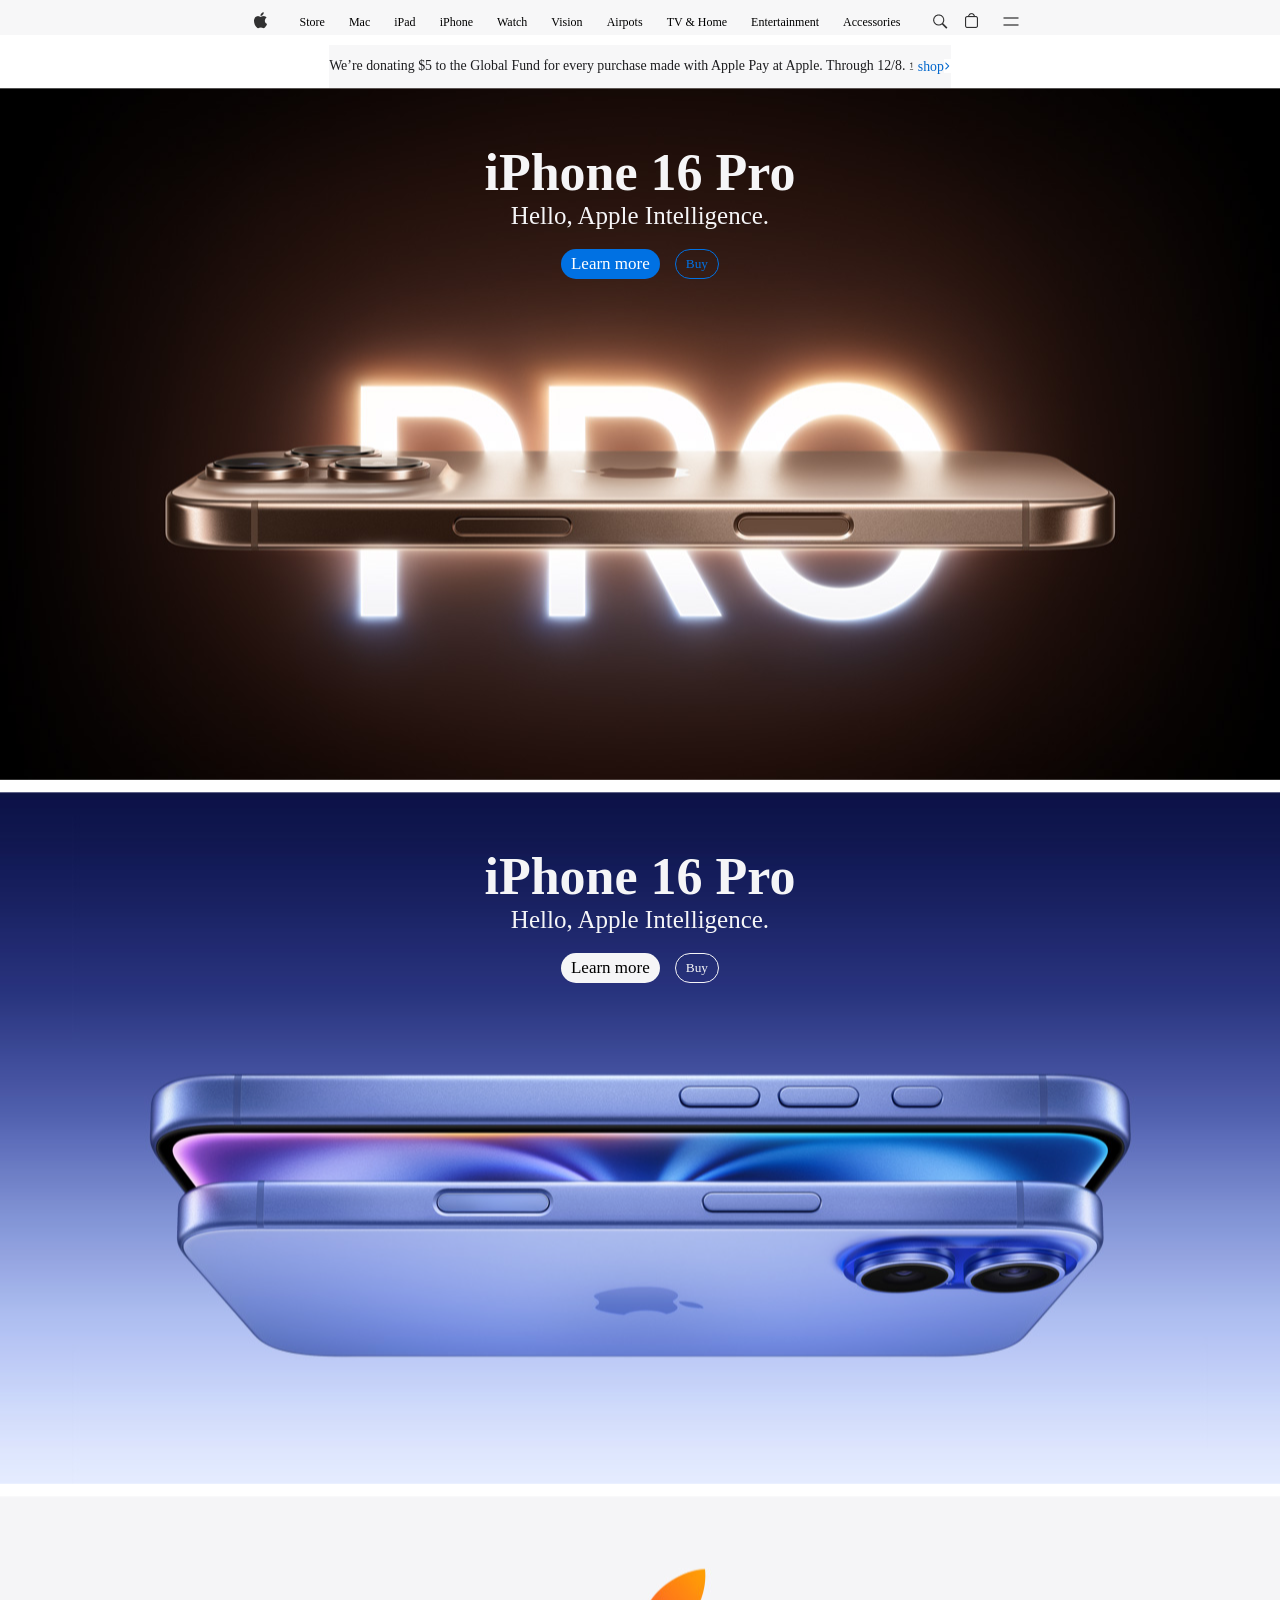
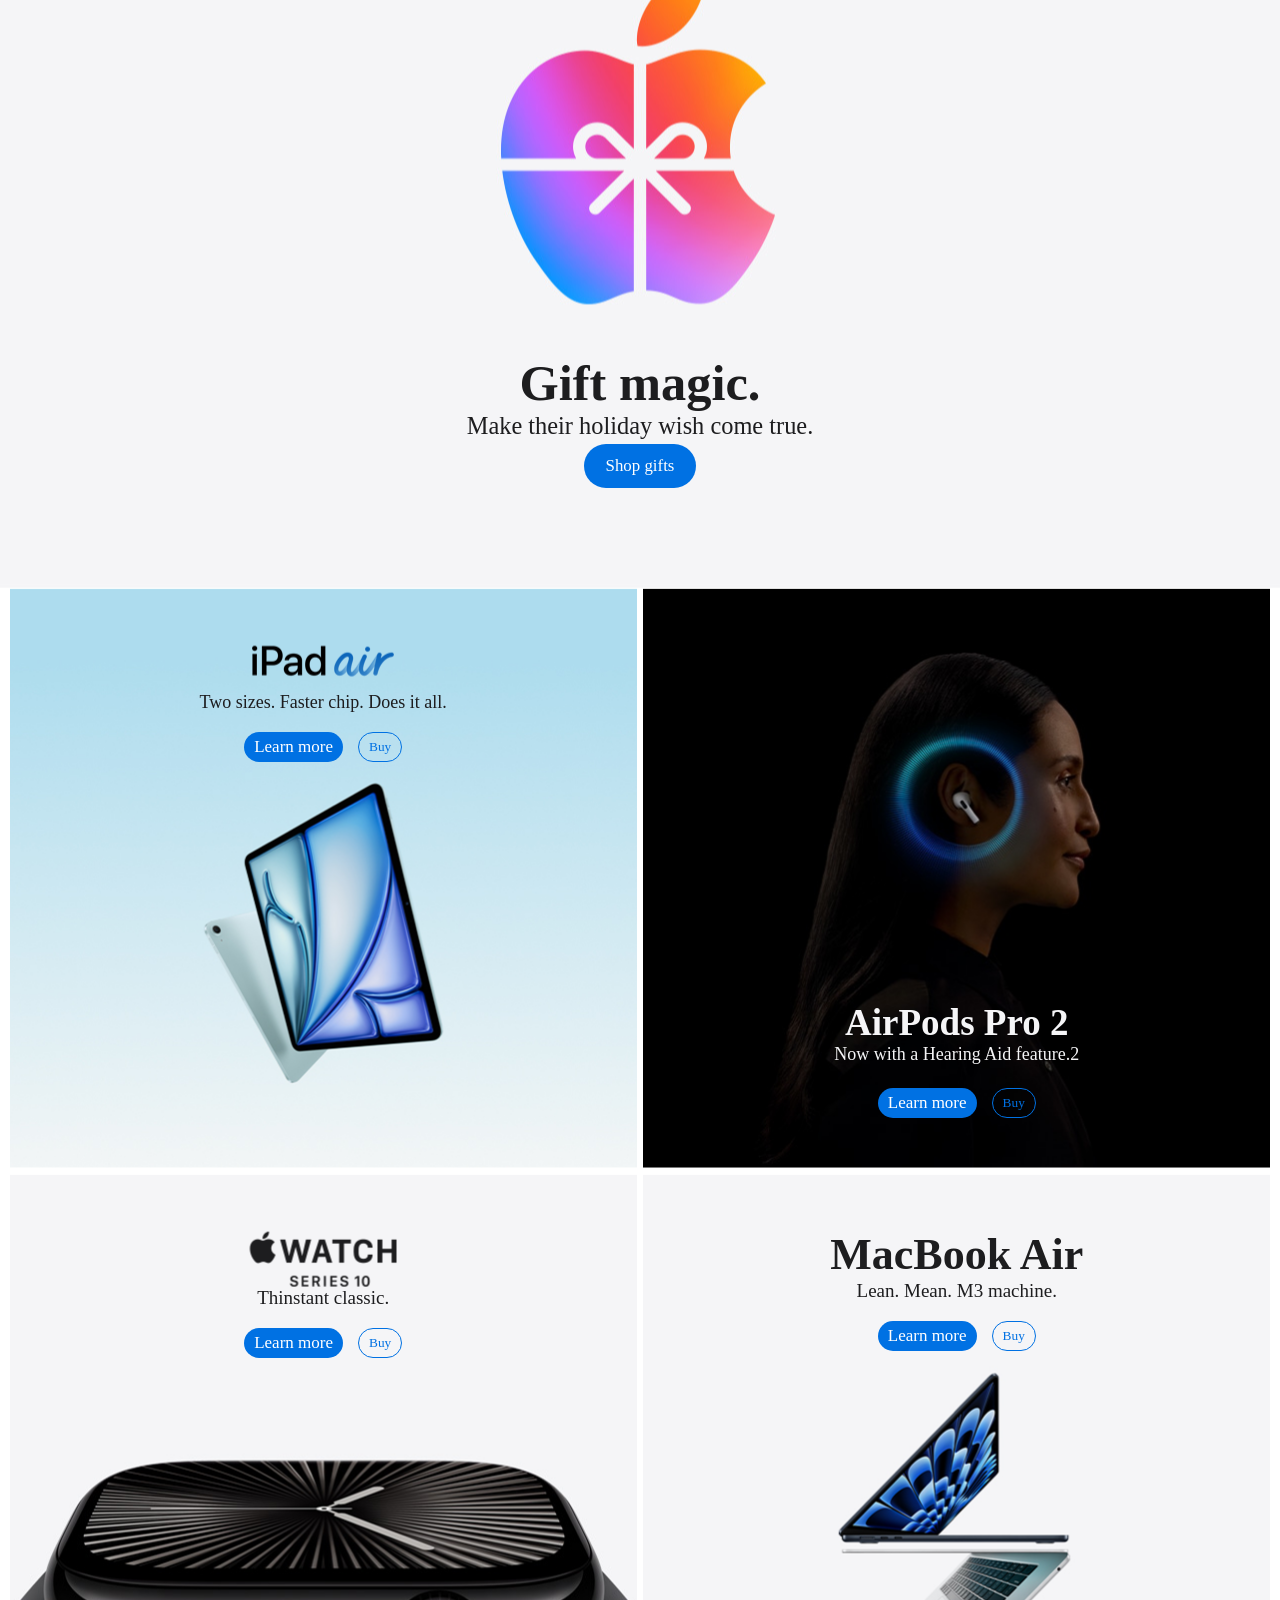
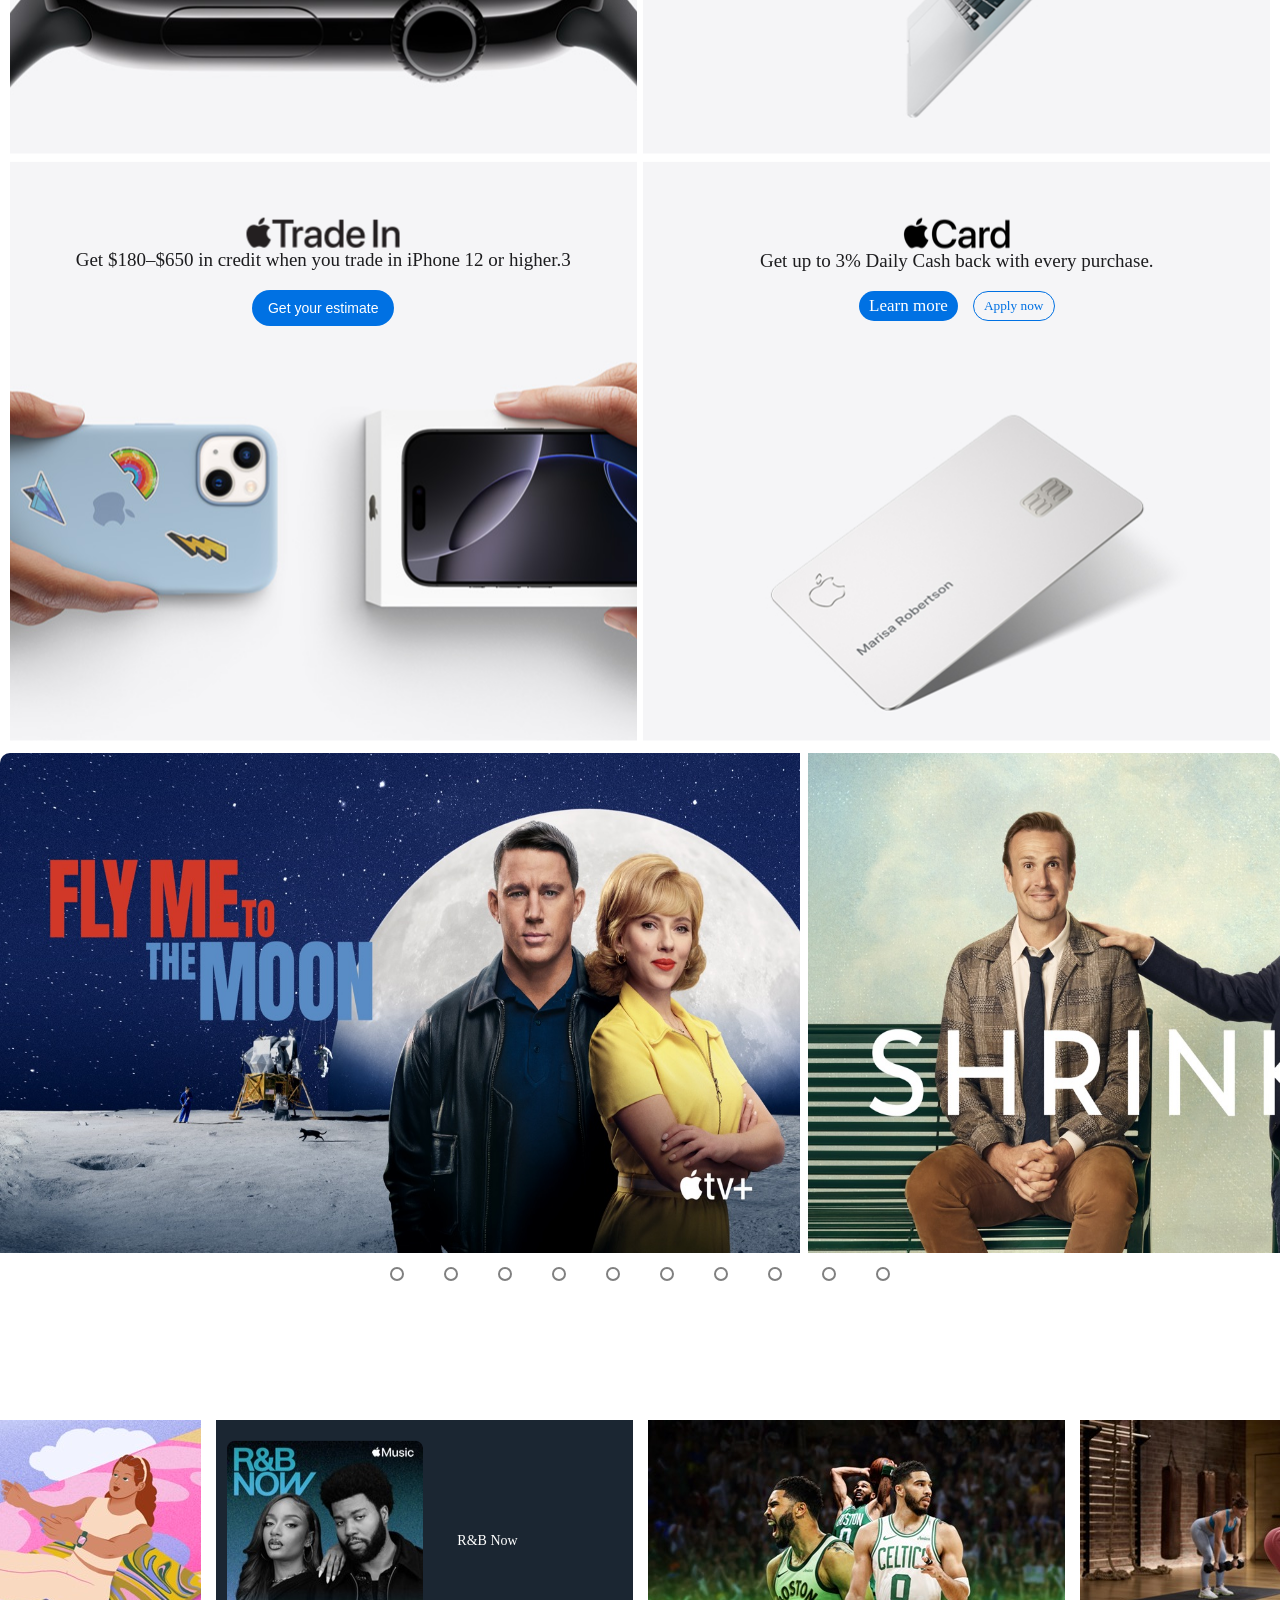
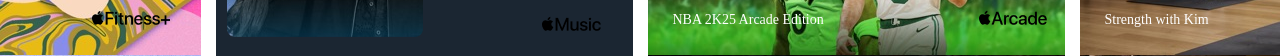
<file: index.html>
<!DOCTYPE html>
<html lang="en">
  <head>
    <meta charset="UTF-8" />
    <meta name="viewport" content="width=device-width, initial-scale=1.0" />
    <link rel="stylesheet" href="style.css" />
    <title>Apple</title>
  </head>
  <body class="body">
    <header class="flex-align-center logoText">
      <a href="page2.html" class="anchors flex-align-center"
        ><img src="picture/appleLogo.png" alt="apple-logo"
      /></a>

      <a
        href="https://www.google.com/"
        class="anchors flex-align-center hoverloh-store"
        >Store
        <div class="hover-divs">
          <div class="hover-div1-store flex-column-start">
            <p class="head">Shop</p>
            <p>Shop the Latest</p>
            <p>Mac</p>
            <p>iPad</p>
            <p>iPhone</p>
            <p>Apple Watch</p>
            <p>Apple Vision Pro</p>
            <p>Accessories</p>
          </div>
          <div class="hover-div2 flex-column-start">
            <p class="head">Quick Links</p>
            <p>Find a Store</p>
            <p>Order Status</p>
            <p>Apple Trade In</p>
            <p>Financing</p>
          </div>
          <div class="hover-div3 flex-column-start">
            <p class="head">Shop Special Store</p>
            <p>Certified Refurbished</p>
            <p>Education</p>
            <p>Business</p>
            <p>Veterans and Military</p>
            <p>Government</p>
          </div>
        </div>
      </a>

      <a
        href="https://www.google.com/"
        class="anchors flex-align-center hoverloh-mac"
        >Mac
        <div class="hover-divs">
          <div class="hover-div1-mac flex-column-start">
            <p class="head">Explore Mac</p>
            <p>Explore All Mac</p>
            <p>Macbook Air</p>
            <p>Macbook Pro</p>
            <p>iMac</p>
            <p>Mac mini</p>
            <p>Mac Studio</p>
            <p>Mac Pro</p>
            <p>Displays</p>
            <p class="bottom">Compare Mac</p>
            <p class="bottom2">Switch from PC to Mac</p>
          </div>
          <div class="hover-div2 flex-column-start">
            <p class="head">Shop Mac</p>
            <p>Shop Mac</p>
            <p>Help Me Choose</p>
            <p>Mac Accessories</p>
            <p>Apple Trade In</p>
            <p>Financing</p>
          </div>
          <div class="hover-div3 flex-column-start">
            <p class="head">More from Mac</p>
            <p>Mac Support</p>
            <p>AppleCare+ For Mac</p>
            <p>macOS Sequoia</p>
            <p>Apple intelligence</p>
            <p>Apps by Apple</p>
            <p>Continuity</p>
            <p>iCloud+</p>
            <p>Mac for Business</p>
            <p>Education</p>
          </div>
        </div></a
      >

      <a
        href="https://www.google.com/"
        class="anchors flex-align-center hoverloh-ipad"
        >iPad
        <div class="hover-divs">
          <div class="hover-div1-ipad flex-column-start">
            <p class="head">Explore iPad</p>
            <p>Explore All iPad</p>
            <p>iPad Pro</p>
            <p>iPad Air</p>
            <p>iPad</p>
            <p>iPad mini</p>
            <p>Apple Pencil</p>
            <p>Keyboards</p>
            <p class="bottom">Compare iPad</p>
            <p class="bottom2">Why iPad</p>
          </div>
          <div class="hover-div2 flex-column-start">
            <p class="head">Shop iPad</p>
            <p>Shop iPad</p>
            <p>iPad Accessories</p>
            <p>Apple Trade In</p>
            <p>Financing</p>
          </div>
          <div class="hover-div3 flex-column-start">
            <p class="head">More from iPad</p>
            <p>iPad Support</p>
            <p>AppleCare+ for iPad</p>
            <p>iPadOS 18</p>
            <p>Apple intelligence</p>
            <p>Apps by Apple</p>
            <p>iCloud+</p>
            <p>Education</p>
          </div>
        </div></a
      >

      <a
        href="https://www.google.com/"
        class="anchors flex-align-center hoverloh-iphone"
        >iPhone
        <div class="hover-divs">
          <div class="hover-div1-iphone flex-column-start">
            <p class="head">Explore iPhone</p>
            <p>Explore All iPhone</p>
            <p>iPhone 16 Pro</p>
            <p>iPhone 16</p>
            <p>iPhone 15</p>
            <p>iPhone 14</p>
            <p>iPhone SE</p>
            <p class="bottom">Compare iPhone</p>
            <p class="bottom2">Switch from Android</p>
          </div>
          <div class="hover-div2 flex-column-start">
            <p class="head">Shop iPhone</p>
            <p>Shop iPhone</p>
            <p>Apple Trade In</p>
            <p>Carrier Deals at Apple</p>
            <p>Financing</p>
          </div>
          <div class="hover-div3 flex-column-start">
            <p class="head">More from iPhone</p>
            <p>iPhone Support</p>
            <p>AppleCare+ for iPhone</p>
            <p>iOS 18</p>
            <p>Apple intelligence</p>
            <p>Apps by Apple</p>
            <p>iPhone Privacy</p>
            <p>iCloud+</p>
            <p>Wallet, Pay, Card</p>
            <p>Siri</p>
          </div>
        </div></a
      >

      <a
        href="https://www.google.com/"
        class="anchors flex-align-center hoverloh-watch"
        >Watch
        <div class="hover-divs">
          <div class="hover-div1-watch flex-column-start">
            <p class="head">Explore Watch</p>
            <p>Explore All Apple Watch</p>
            <p>Apple Watch Series 10</p>
            <p>Apple Watch Ultra 2</p>
            <p>Apple Watch SE</p>
            <p>Apple Watch Nike</p>
            <p>Apple Watch Hermes</p>
            <p class="bottom">Compare Watch</p>
            <p class="bottom2">Why Apple Watch</p>
          </div>
          <div class="hover-div2 flex-column-start">
            <p class="head">Shop Watch</p>
            <p>Shop Apple Watch</p>
            <p>Shop Apple Bands</p>
            <p>Apple Watch Studio</p>
            <p>Apple Watch Accessories</p>
            <p>Apple Trade In</p>
            <p>Financing</p>
          </div>
          <div class="hover-div3 flex-column-start">
            <p class="head">More from Watch</p>
            <p>Apple Watch Support</p>
            <p>AppleCare+</p>
            <p>watchOS 11</p>
            <p>Apple Watch For Your Kids</p>
            <p>Apps by Apple</p>
            <p>Appple Fitness+</p>
          </div>
        </div></a
      >

      <a
        href="https://www.google.com/"
        class="anchors flex-align-center hoverloh-vision a1"
        >Vision
        <div class="hover-divs">
          <div class="hover-div1-vision flex-column-start">
            <p class="head">Explore Vision</p>
            <p>Explore Apple Vision Pro</p>
            <p class="bottom">Guided Tour</p>
            <p class="bottom2">Tech Specs</p>
          </div>
          <div class="hover-div2 flex-column-start">
            <p class="head">Shop Vision</p>
            <p>Shop Apple Vision Pro</p>
            <p>Apple Vision Pro Accessories</p>
            <p>Book a Demo</p>
            <p>Financing</p>
          </div>
          <div class="hover-div3 flex-column-start">
            <p class="head">More from Vision</p>
            <p>Apple Vision Pro Support</p>
            <p>AppleCare+</p>
            <p>visionOS 2</p>
          </div>
        </div></a
      >

      <a
        href="https://www.google.com/"
        class="anchors flex-align-center hoverloh-airpots"
        >Airpots
        <div class="hover-divs">
          <div class="hover-div1-airpods flex-column-start">
            <p class="head">Explore AirPods</p>
            <p>Explore All AirPods</p>
            <p>AirPods 4</p>
            <p>AirPods Pro 2</p>
            <p>AirPods Max</p>
            <p class="bottom">Compare AirPods</p>
          </div>
          <div class="hover-div2 flex-column-start">
            <p class="head">Shop AirPods</p>
            <p>Shop AirPods</p>
            <p>Airpots Accessories</p>
          </div>
          <div class="hover-div3 flex-column-start">
            <p class="head">More from AirPods</p>
            <p>AirPods Support</p>
            <p>AppleCare+for Headphones</p>
            <p>Hearing Health</p>
            <p>Apple Music</p>
          </div>
        </div></a
      >

      <a
        href="https://www.google.com/"
        class="anchors flex-align-center hoverloh-tv"
        >TV & Home
        <div class="hover-divs">
          <div class="hover-div1-tv flex-column-start">
            <p class="head">Explore TV & Home</p>
            <p>Explore TV & Home</p>
            <p>Apple TV 4K</p>
            <p>HomePod</p>
            <p>Homepod mini</p>
          </div>
          <div class="hover-div2 flex-column-start">
            <p class="head">Shop TV & Home</p>
            <p>Shop Apple TV 4K</p>
            <p>Shop HomePod</p>
            <p>Shop HomePod mini</p>
            <p>Shop Siri Remote</p>
            <p>TV & Home Accessories</p>
          </div>
          <div class="hover-div3 flex-column-start">
            <p class="head">More from TV & Home</p>
            <p>Apple TV Support</p>
            <p>HomePod Support</p>
            <p>AppleCare+</p>
            <p>Apple TV app</p>
            <p>Apple TV+</p>
            <p>Home app</p>
            <p>Apple Music</p>
            <p>Siri</p>
            <p>AirPlay</p>
          </div>
        </div></a
      >

      <a
        href="https://www.google.com/"
        class="anchors flex-align-center hoverloh-entertainment"
        >Entertainment
        <div class="hover-divs">
          <div class="hover-div1-entertainment flex-column-start">
            <p class="head">Explore Entertainment</p>
            <p>Explore Entertainment</p>
            <p>Apple One</p>
            <p>Apple TV+</p>
            <p>Apple Music</p>
            <p>Apple Arcade</p>
            <p>Apple Fitness+</p>
            <p>Apple News+</p>
            <p>Apple Podcasts</p>
            <p>Apple Books</p>
            <p>Apple Store</p>
          </div>
          <div class="hover-div2 flex-column-start">
            <p class="head">Support</p>
            <p>Apple TV+ Support</p>
            <p>Apple Music Support</p>
          </div>
        </div></a
      >

      <a
        href="https://www.google.com/"
        class="anchors flex-align-center hoverloh-accessories"
        >Accessories
        <div class="hover-divs">
          <div class="hover-div1-accessories flex-column-start">
            <p class="head">Shop Accessories</p>
            <p>Shop All Accessories</p>
            <p>Mac</p>
            <p>iPad</p>
            <p>iPhone</p>
            <p>Apple Watch</p>
            <p>Apple Vision Pro</p>
            <p>AirPods</p>
            <p>TV & Home</p>
          </div>
          <div class="hover-div2 flex-column-start">
            <p class="head">Explore Accessories</p>
            <p>Made by Apple</p>
            <p>Beats by Dr.Dre</p>
            <p>AirTag</p>
          </div>
        </div></a
      >

      <div class="aicon">
        <a href="https://www.google.com/" class="anchors flex-align-center"
          ><img src="picture/appleSearch.png" alt="search"
        /></a>

        <a href="https://www.google.com/" class="anchors flex-align-center"
          ><img src="picture/appleBag.png" alt="bag"
        /></a>

        <a href="https://www.google.com/" class="anchors flex-align-center"
          ><img src="picture/appleMenu.png" alt="menu"
        /></a>
      </div>
    </header>

    <section class="section">
      <div class="flex-align-centerr logoText">
        <span class="date"
          >We’re donating $5 to the Global Fund for every purchase made with
          Apple Pay at Apple. Through 12/8. <img src="picture/1.png" alt="1"
        /></span>
        <span class="shop_icon"
          >shop<img src="picture/icon.png" alt="icon"
        /></span>
      </div>
    </section>

    <section class="section1">
      <div class="text-buttons flex-column-center">
        <h1 class="iPhone">iPhone 16 Pro</h1>
        <p class="hello">Hello, Apple Intelligence.</p>
        <div class="buttons">
          <button class="learnmore1">Learn more</button>
          <button class="buy1">Buy</button>
        </div>
      </div>
    </section>

    <section class="section2">
      <div class="text-buttons flex-column-center">
        <h1 class="iPhone">iPhone 16 Pro</h1>
        <p class="hello">Hello, Apple Intelligence.</p>
        <div class="buttons">
          <button class="learnmore2">Learn more</button>
          <button class="buy2">Buy</button>
        </div>
      </div>
    </section>

    <section class="section3">
      <div class="text-buttons3 flex-column-center">
        <h1 class="gift">Gift magic.</h1>
        <p class="make">Make their holiday wish come true.</p>
        <div class="buttoms">
          <button class="shop_gifts">Shop gifts</button>
        </div>
      </div>
    </section>

    <section class="sec">
      <div class="fugure1">
        <div class="text-buttons flex-column-center">
          <img src="picture/iPadair.png" alt="iPadair" />
          <p class="two">Two sizes. Faster chip. Does it all.</p>
          <div class="buttons">
            <button class="learnmore1">Learn more</button>
            <button class="buy1">Buy</button>
          </div>
        </div>
      </div>

      <div class="fugure2">
        <div class="text-buttons flex-column-center">
          <h1 class="air">AirPods Pro 2</h1>
          <p class="now">Now with a Hearing Aid feature.2</p>
          <div class="buttons">
            <button class="learnmore1">Learn more</button>
            <button class="buy1">Buy</button>
          </div>
        </div>
      </div>

      <div class="fugure3">
        <div class="text-buttons flex-column-center">
          <img src="picture/watchLogo.png" alt="Heading" />
          <p class="thinstant">Thinstant classic.</p>
          <div class="buttons">
            <button class="learnmore1">Learn more</button>
            <button class="buy1">Buy</button>
          </div>
        </div>
      </div>

      <div class="fugure4">
        <div class="text-buttons flex-column-center">
          <h1 class="mac">MacBook Air</h1>
          <p class="M3">Lean. Mean. M3 machine.</p>
          <div class="buttons">
            <button class="learnmore1">Learn more</button>
            <button class="buy1">Buy</button>
          </div>
        </div>
      </div>

      <div class="fugure5">
        <div class="text-buttons flex-column-center">
          <img src="picture/tradeIn.png" alt="tradeIn" />
          <p class="get">
            Get $180–$650 in credit when you trade in iPhone 12 or higher.3
          </p>
          <div class="buttons">
            <button class="estimate">Get your estimate</button>
          </div>
        </div>
      </div>

      <div class="fugure6">
        <div class="text-buttons flex-column-center">
          <img src="picture/cardLogo.png" alt="cardLogo" />
          <p class="M3">Get up to 3% Daily Cash back with every purchase.</p>
          <div class="buttons">
            <button class="learnmore1">Learn more</button>
            <button class="buy1">Apply now</button>
          </div>
        </div>
      </div>
    </section>

    <section>
      <div class="slider">
        <div class="imgs_slides">
          <input type="radio" name="radio-btn" id="radio1" />
          <input type="radio" name="radio-btn" id="radio2" />
          <input type="radio" name="radio-btn" id="radio3" />
          <input type="radio" name="radio-btn" id="radio4" />
          <input type="radio" name="radio-btn" id="radio5" />
          <input type="radio" name="radio-btn" id="radio6" />
          <input type="radio" name="radio-btn" id="radio7" />
          <input type="radio" name="radio-btn" id="radio8" />
          <input type="radio" name="radio-btn" id="radio9" />
          <input type="radio" name="radio-btn" id="radio10" />

          <div class="first slide img1">
            <img src="picture/pic-1.jpg" />
          </div>
          <div class="slide img2">
            <img src="picture/pic-2.jpg" />
          </div>
          <div class="slide img3">
            <img src="picture/pic-3.jpg" />
          </div>
          <div class="slide img4">
            <img src="picture/pic-4.jpg" />
          </div>
          <div class="slide img5">
            <img src="picture/pic-5.jpg" />
          </div>
          <div class="slide img6">
            <img src="picture/pic-6.jpg" />
          </div>
          <div class="slide img7">
            <img src="picture/pic-7.jpg" />
          </div>
          <div class="slide img8">
            <img src="picture/pic-8.jpg" />
          </div>
          <div class="slide img9">
            <img src="picture/pic-9.jpg" />
          </div>
          <div class="slide img10">
            <img src="picture/pic-10.jpg" />
          </div>
        </div>
        <div class="navigation">
          <label for="radio1" class="navigation-btn"> </label>
          <label for="radio2" class="navigation-btn"> </label>
          <label for="radio3" class="navigation-btn"> </label>
          <label for="radio4" class="navigation-btn"> </label>
          <label for="radio5" class="navigation-btn"> </label>
          <label for="radio6" class="navigation-btn"> </label>
          <label for="radio7" class="navigation-btn"> </label>
          <label for="radio8" class="navigation-btn"> </label>
          <label for="radio9" class="navigation-btn"> </label>
          <label for="radio10" class="navigation-btn"> </label>
        </div>
      </div>
    </section>

    <section>
      <div class="over-hidden">
        <div class="container">
          <div class="width-height image-1">
            <div class="text-image text-image-1">
              <p class="text-1">Improve Your Posture with Pilates</p>
              <div><img src="picture/fitness.png" alt="image-1" /></div>
            </div>
          </div>
          <div class="width-height image-2">
            <div class="text-image text-image-2">
              <div><img src="picture/image-2.png" alt="image-2" /></div>
              <p class="text-1">R&B Now</p>
              <div class="svg2">
                <img src="picture/music.png" alt="image-2" />
              </div>
            </div>
          </div>
          <div class="width-height image-3">
            <div class="text-image text-image-3">
              <p class="text-1">NBA 2K25 Arcade Edition</p>
              <div><img src="picture/arcade.png" alt="image-3" /></div>
            </div>
          </div>
          <div class="width-height image-4">
            <div class="text-image text-image-4">
              <p class="text-1">Strength with Kim</p>
              <div><img src="picture/fitness.png" alt="image-1" /></div>
            </div>
          </div>
        </div>
      </div>
    </section>
  </body>
</html>
</file>
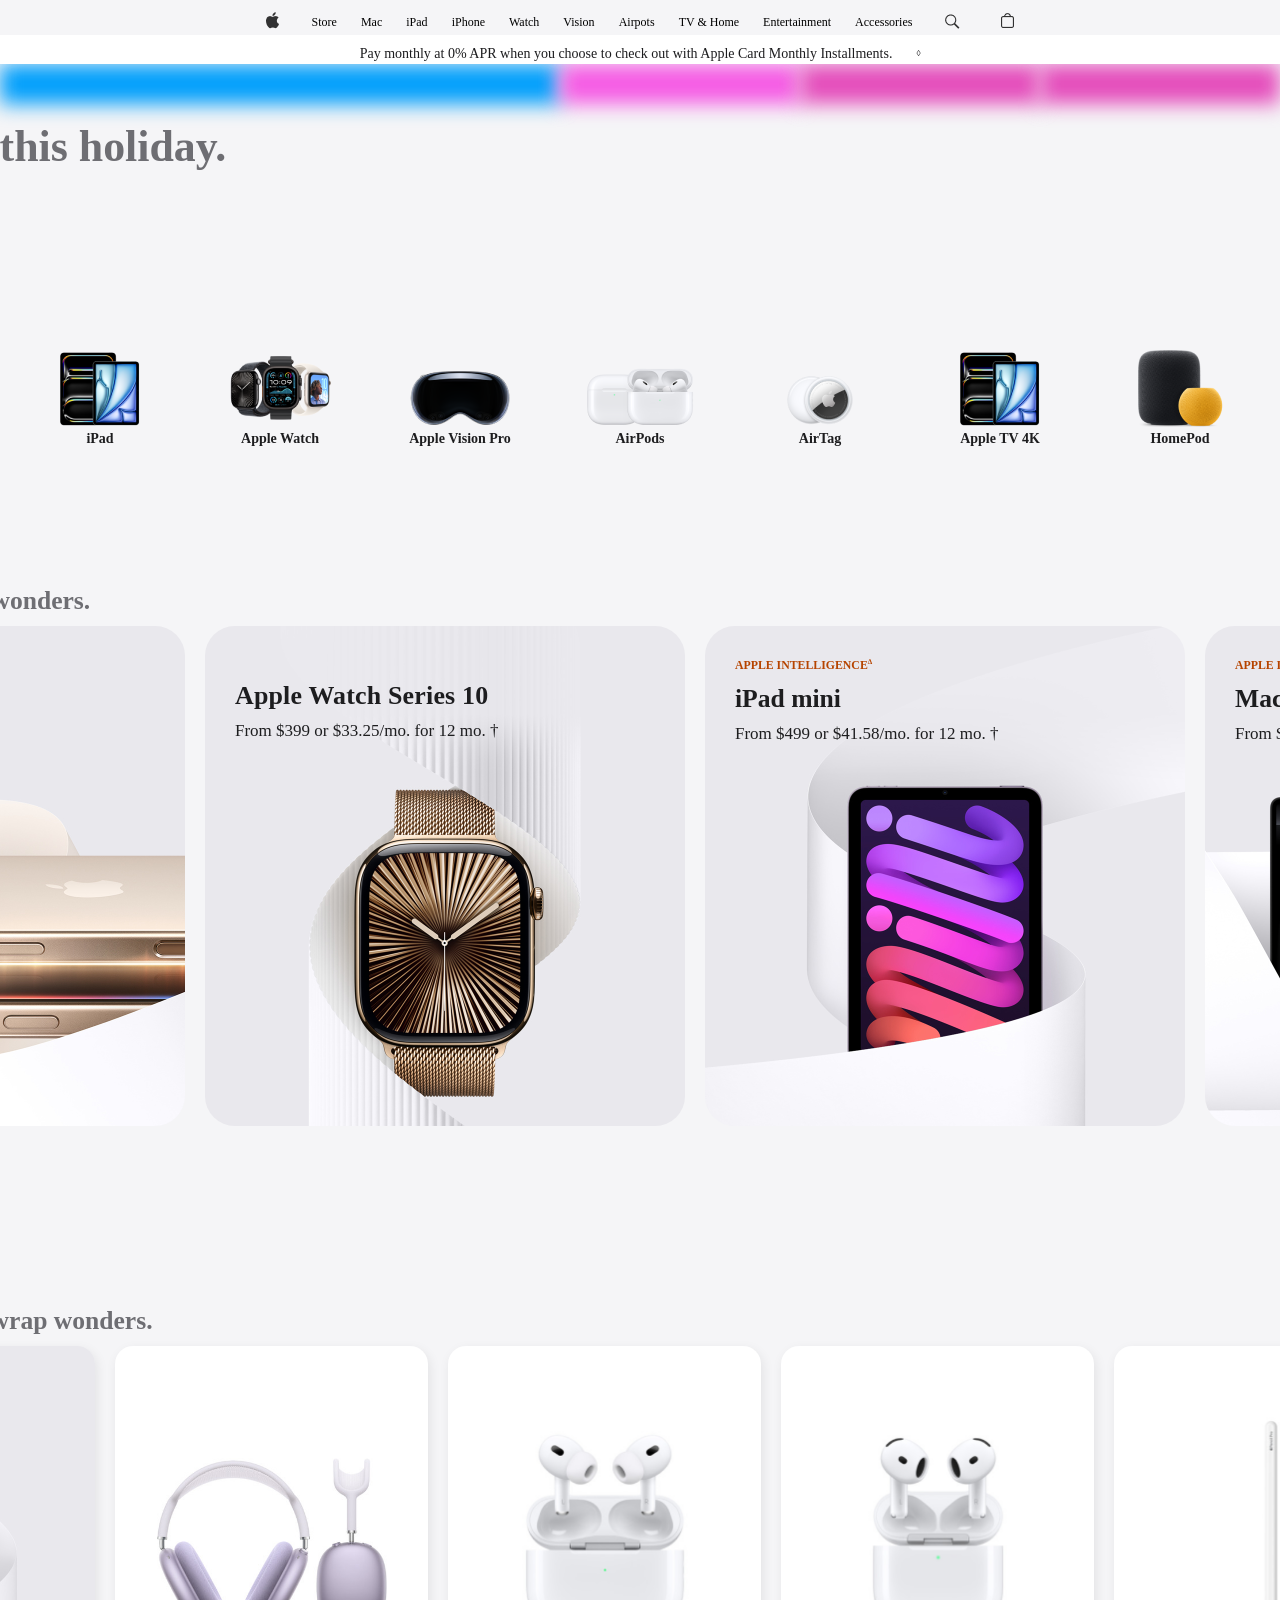
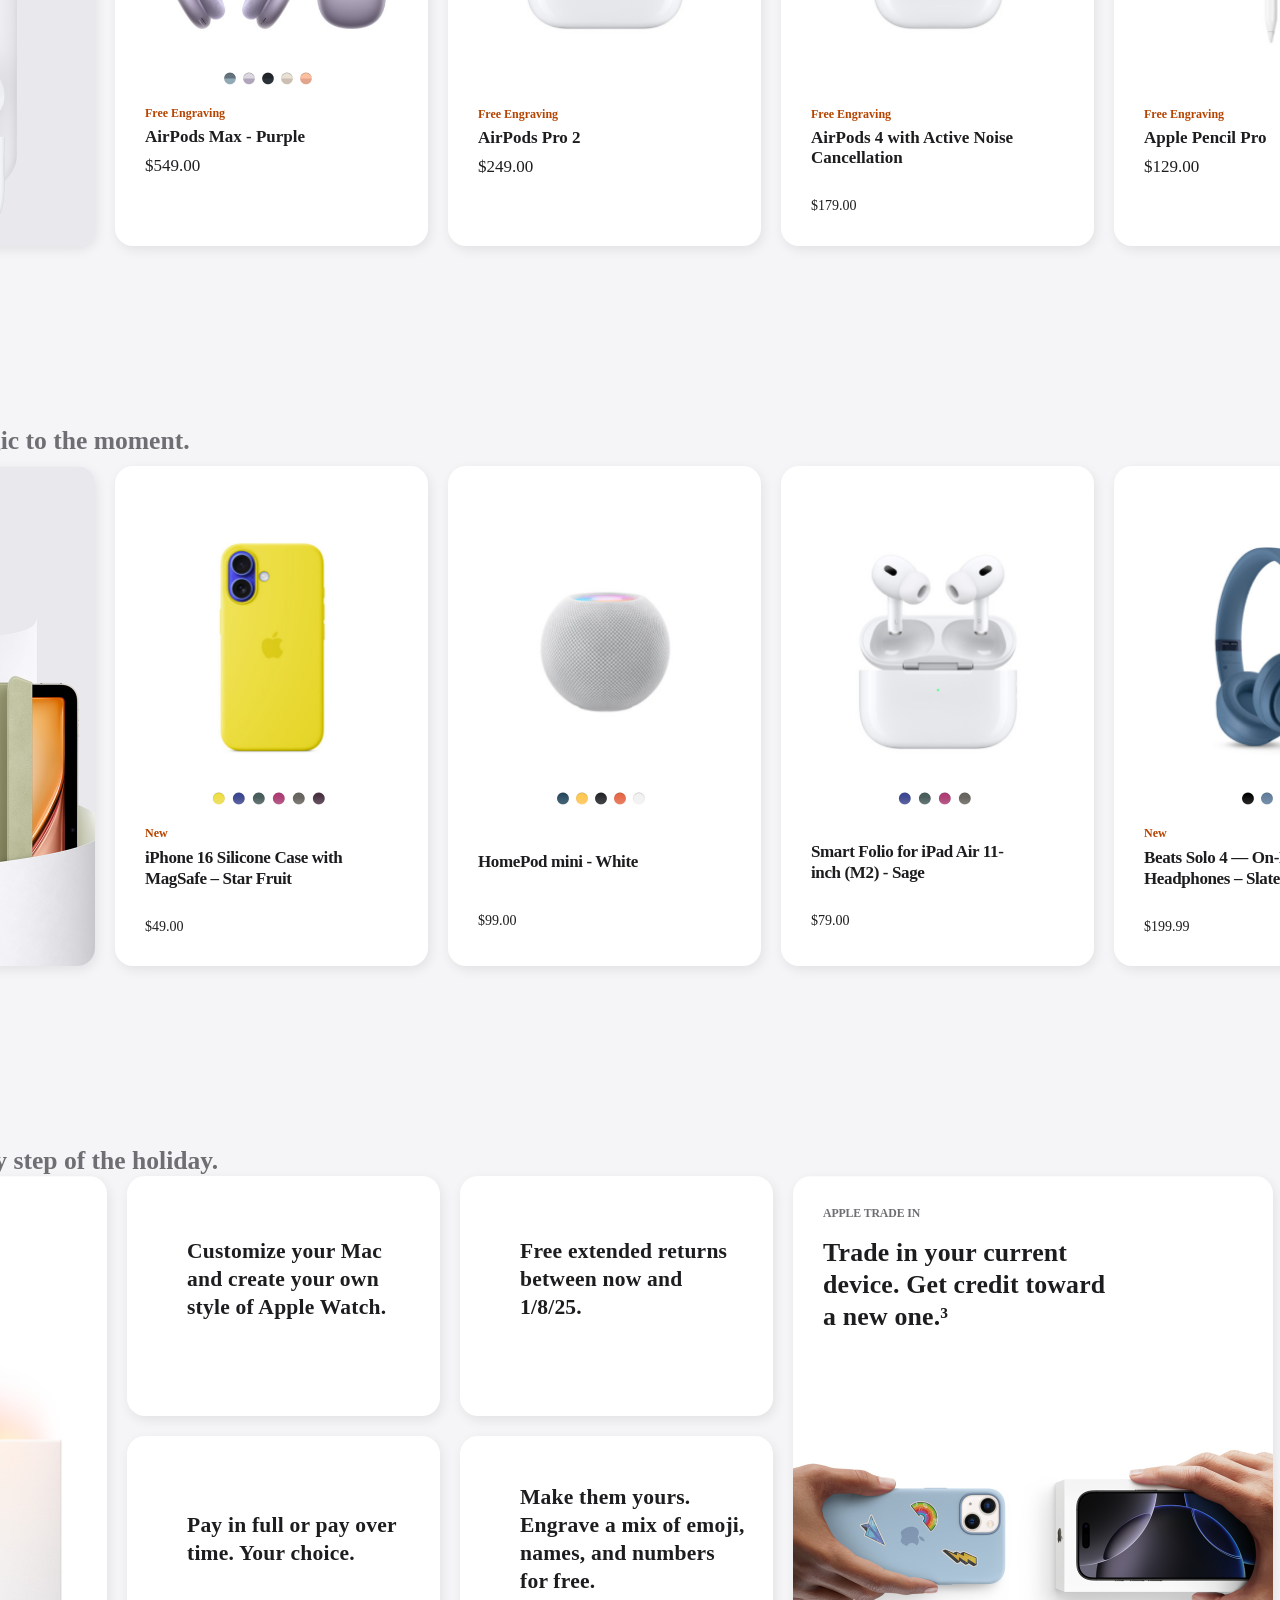
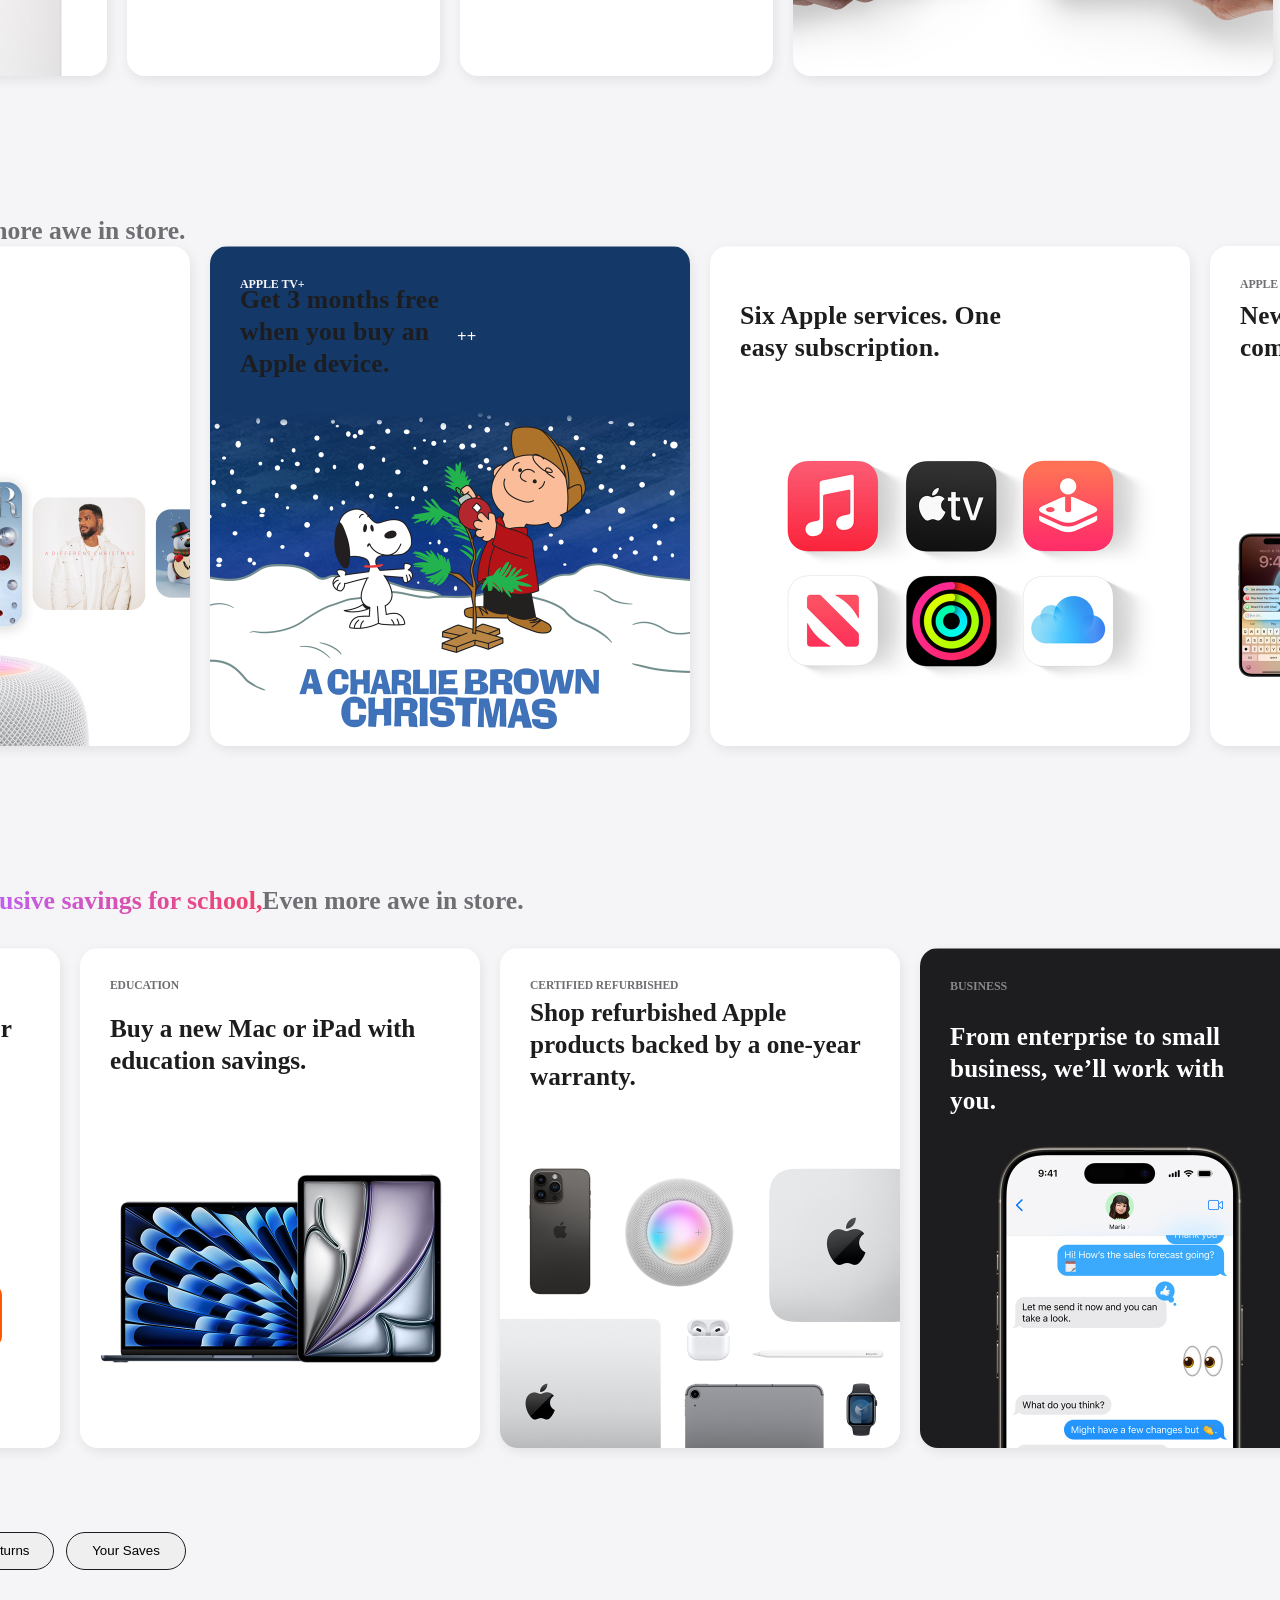
<file: page2.html>
<!DOCTYPE html>
<html lang="en">
  <head>
    <meta charset="UTF-8" />
    <meta name="viewport" content="width=device-width, initial-scale=1.0" />
    <link rel="stylesheet" href="style2.css" />

    <title>Apple page 2</title>
  </head>
  <body class="body">
    <header class="flex-align-center logoText">
      <a href="index.html" class="anchors flex-align-center"
        ><img src="picture/appleLogo.png" alt="apple-logo"
      /></a>
      <a
        href="https://www.google.com/"
        class="anchors flex-align-center hoverloh-store"
        >Store
        <div class="hover-divs">
          <div class="hover-div1">
            <p class="head">Shop</p>
            <p>Shop the Latest</p>
            <p>Mac</p>
            <p>iPad</p>
            <p>iPhone</p>
            <p>Apple Watch</p>
            <p>Apple Vision Pro</p>
            <p>Accessories</p>
          </div>
          <div class="hover-div2">
            <p class="head">Quick Links</p>
            <p>Find a Store</p>
            <p>Order Status</p>
            <p>Apple Trade In</p>
            <p>Financing</p>
          </div>
          <div class="hover-div3">
            <p class="head">Shop Special Store</p>
            <p>Certified Refurbished</p>
            <p>Education</p>
            <p>Business</p>
            <p>Veterans and Military</p>
            <p>Government</p>
          </div>
        </div>
      </a>
      <a
        href="https://www.google.com/"
        class="anchors flex-align-center hoverloh-mac"
        >Mac
        <div class="hover-divs">
          <div class="hover-div1">
            <p class="head">Explore Mac</p>
            <p>Explore All Mac</p>
            <p>Macbook</p>
            <p>Macbook Pro</p>
            <p>iMac</p>
            <p>Mac mini</p>
            <p>Mac Studio</p>
            <p>Mac Pro</p>
            <p>Displays</p>
            <p class="bottom">Compare Mac</p>
            <p class="bottom2">Switch from PC to Mac</p>
          </div>
          <div class="hover-div2">
            <p class="head">Shop Mac</p>
            <p>Shop Mac</p>
            <p>Help Me Choose</p>
            <p>Mac Accessories</p>
            <p>Apple Trade In</p>
            <p>Financing</p>
          </div>
          <div class="hover-div3">
            <p class="head">More from Mac</p>
            <p>Mac Support</p>
            <p>AppleCare+ For Mac</p>
            <p>macOS Sequoia</p>
            <p>Apple intelligence</p>
            <p>Apps by Apple</p>
            <p>Continuity</p>
            <p>iCloud+</p>
            <p>Mac for Business</p>
            <p>Education</p>
          </div>
        </div></a
      >
      <a
        href="https://www.google.com/"
        class="anchors flex-align-center hoverloh-ipad"
        >iPad
        <div class="hover-divs">
          <div class="hover-div1">
            <p class="head">Explore iPad</p>
            <p>Explore All iPad</p>
            <p>iPad Pro</p>
            <p>iPad Air</p>
            <p>iPad</p>
            <p>iPad mini</p>
            <p>Apple Pencil</p>
            <p>Keyboards</p>
            <p class="bottom">Compare iPad</p>
            <p class="bottom2">Why iPad</p>
          </div>
          <div class="hover-div2">
            <p class="head">Shop iPad</p>
            <p>Shop iPad</p>
            <p>iPad Accessories</p>
            <p>Apple Trade In</p>
            <p>Financing</p>
          </div>
          <div class="hover-div3">
            <p class="head">More from iPad</p>
            <p>iPad Support</p>
            <p>AppleCare+ for iPad</p>
            <p>iPadOS 18</p>
            <p>Apple intelligence</p>
            <p>Apps by Apple</p>
            <p>iCloud+</p>
            <p>Education</p>
          </div>
        </div></a
      >
      <a
        href="https://www.google.com/"
        class="anchors flex-align-center hoverloh-iphone"
        >iPhone
        <div class="hover-divs">
          <div class="hover-div1">
            <p class="head">Explore iPhone</p>
            <p>iPhone 16 Pro</p>
            <p>iPhone 16</p>
            <p>iPhone 15</p>
            <p>iPhone 14</p>
            <p>iPhone SE</p>
            <p class="bottom">Compare iPhone</p>
            <p class="bottom2">Switch from Android</p>
          </div>
          <div class="hover-div2">
            <p class="head">Shop iPhone</p>
            <p>Shop iPhone</p>
            <p>Apple Trade In</p>
            <p>Carrier Deals at Apple</p>
            <p>Financing</p>
          </div>
          <div class="hover-div3">
            <p class="head">More from iPhone</p>
            <p>iPhone Support</p>
            <p>AppleCare+ for iPhone</p>
            <p>iOS 18</p>
            <p>Apple intelligence</p>
            <p>Apps by Apple</p>
            <p>iPhone Privacy</p>
            <p>iCloud+</p>
            <p>Wallet, Pay, Card</p>
            <p>Siri</p>
          </div>
        </div></a
      >
      <a
        href="https://www.google.com/"
        class="anchors flex-align-center hoverloh-watch"
        >Watch
        <div class="hover-divs">
          <div class="hover-div1">
            <p class="head">Explore Watch</p>
            <p>Explore All Apple Watch</p>
            <p>Apple Watch Series 10</p>
            <p>Apple Watch Ultra 2</p>
            <p>Apple Watch SE</p>
            <p>Apple Watch Nike</p>
            <p>Apple Watch Hermes</p>
            <p class="bottom">Compare Watch</p>
            <p class="bottom2">Why Apple Watch</p>
          </div>
          <div class="hover-div2">
            <p class="head">Shop Watch</p>
            <p>Shop Apple Watch</p>
            <p>Apple Watch Studio</p>
            <p>Apple Watch Accessories</p>
            <p>Apple Trade In</p>
            <p>Financing</p>
          </div>
          <div class="hover-div3">
            <p class="head">More from Watch</p>
            <p>Apple Watch Support</p>
            <p>AppleCare+</p>
            <p>watchOS 11</p>
            <p>Apple Watch For Your Kids</p>
            <p>Apps by Apple</p>
            <p>Appple Fitness+</p>
          </div>
        </div></a
      >
      <a
        href="https://www.google.com/"
        class="anchors flex-align-center hoverloh-vision"
        >Vision
        <div class="hover-divs">
          <div class="hover-div1">
            <p class="head">Explore Vision</p>
            <p>Explore Apple Vision Pro</p>
            <p class="bottom">Guided Tour</p>
            <p class="bottom2">Tech Specs</p>
          </div>
          <div class="hover-div2">
            <p class="head">Shop Vision</p>
            <p>Shop Apple Vision Pro</p>
            <p>Apple Vision Pro Accessories</p>
            <p>Book a Demo</p>
            <p>Financing</p>
          </div>
          <div class="hover-div3">
            <p class="head">More from Vision</p>
            <p>Apple Vision Pro Support</p>
            <p>AppleCare+</p>
            <p>visionOS 2</p>
          </div>
        </div>
      </a>
      <a
        href="https://www.google.com/"
        class="anchors flex-align-center hoverloh-airpots"
        >Airpots
        <div class="hover-divs">
          <div class="hover-div1">
            <p class="head">Explore AirPods</p>
            <p>Explore All AirPods</p>
            <p>AirPods 4</p>
            <p>AirPods Pro 2</p>
            <p>AirPods Max</p>
            <p class="bottom">Compare AirPods</p>
          </div>
          <div class="hover-div2">
            <p class="head">Shop AirPods</p>
            <p>Shop AirPods</p>
            <p>Airpots Accessories</p>
          </div>
          <div class="hover-div3">
            <p class="head">More from AirPods</p>
            <p>AirPods Support</p>
            <p>AppleCare+for Headphones</p>
            <p>Hearing Health</p>
            <p>Apple Music</p>
          </div>
        </div>
      </a>
      <a
        href="https://www.google.com/"
        class="anchors flex-align-center hoverloh-tv"
        >TV & Home
        <div class="hover-divs">
          <div class="hover-div1">
            <p class="head">Explore TV & Home</p>
            <p>Explore TV & Home</p>
            <p>Apple TV 4K</p>
            <p>HomePod 2</p>
            <p>homepod mini</p>
          </div>
          <div class="hover-div2">
            <p class="head">Shop TV & Home</p>
            <p>Shop Explore TV & Home</p>
            <p>Shop HomePod</p>
            <p>Shop HomePod mini</p>
            <p>Shop Siri Remote</p>
            <p>TV & Home Accessories</p>
          </div>
          <div class="hover-div3">
            <p class="head">More from Explore TV & Home</p>
            <p>Apple TV Support</p>
            <p>HomePod Support</p>
            <p>AppleCare+</p>
            <p>Apple TV app</p>
            <p>Apple TV+</p>
            <p>Home app</p>
            <p>Apple Music</p>
            <p>Siri</p>
            <p>AirPlay</p>
          </div>
        </div></a
      >
      <a
        href="https://www.google.com/"
        class="anchors flex-align-center hoverloh-entertainment"
        >Entertainment
        <div class="hover-divs">
          <div class="hover-div1">
            <p class="head">Explore Entertainment</p>
            <p>Explore Entertainment</p>
            <p>Apple One</p>
            <p>Apple TV+</p>
            <p>Apple Music</p>
            <p>Apple Arcade</p>
            <p>Apple Fitness+</p>
            <p>Apple News+</p>
            <p>Apple Podcasts</p>
            <p>Apple Books</p>
            <p>Apple Store</p>
          </div>
          <div class="hover-div2">
            <p class="head">Support</p>
            <p>Apple TV+ Support</p>
            <p>Apple Music Support</p>
          </div>
        </div></a
      >
      <a
        href="https://www.google.com/"
        class="anchors flex-align-center hoverloh-accessories"
        >Accessories
        <div class="hover-divs">
          <div class="hover-div1">
            <p class="head">Shop Accessories</p>
            <p>Shop Accessories</p>
            <p>Shop All Accessories</p>
            <p>Mac</p>
            <p>iPad</p>
            <p>iPhone</p>
            <p>Apple Watch</p>
            <p>Apple Vision Pro</p>
            <p>AirPods</p>
            <p>TV & Home</p>
          </div>
          <div class="hover-div2">
            <p class="head">Explore Accessories</p>
            <p>Made by Apple</p>
            <p>Beats by Dr.Dre</p>
            <p>AirTag</p>
          </div>
        </div></a
      >
      <a href="https://www.google.com/" class="anchors flex-align-center"
        ><img src="picture/appleSearch.png" alt="search"
      /></a>

      <a href="https://www.google.com/" class="anchors flex-align-center"
        ><img src="picture/appleBag.png" alt="bag"
      /></a>
    </header>

    <div class="headerColor">
      <div class="textCon">
        <p class="flex-align-center text">
          Pay monthly at 0% APR when you choose to check out with Apple Card
          Monthly Installments.
          <span class="dorov">◊</span>
        </p>
      </div>

      <div>
        <div class="flexC">
          <div class="blue"></div>
          <div class="pink"></div>
          <div class="pinkk"></div>
          <div class="orange"></div>
        </div>
      </div>
    </div>
    <div class="womanText">
      <div class="pica">
        <div class="store">Store.</div>
        <div class="gift">Gift magic this holiday.</div>
      </div>
      <div class="flex-align-center back">
        <div class="smalimg">
          <img src="picture/woman.png" alt="woman_pic" />
        </div>

        <div class="gap">
          <div>
            <p class="need">Need shopping help?</p>
            <a href="https://www.google.com/" class="anchor"
              >Ask a Specialist</a
            >
          </div>

          <div>
            <p class="need">Visit an Apple Store</p>
            <div class="pica">
              <a href="https://www.google.com/" class="anchor"
                >Find one near you</a
              >
              <img src="picture/icon.png" alt="icon" />
            </div>
          </div>
        </div>
      </div>
    </div>
    <div class="container">
      <div>
        <img src="picture/magicMac.png" alt="13_mac" />
        <p class="mac">Mac</p>
      </div>
      <div>
        <img src="picture/magicIphone.png" alt="13_iphone" />
        <p class="mac">iPhone</p>
      </div>
      <div>
        <img src="picture/magicIpad.png" alt="ipad" />
        <p class="mac">iPad</p>
      </div>
      <div>
        <img src="picture/magicWatch.png" alt="watch" />
        <p class="mac">Apple Watch</p>
      </div>
      <div>
        <img src="picture/magicVisionPro.png" alt="vision" />
        <p class="mac">Apple Vision Pro</p>
      </div>
      <div>
        <img src="picture/magicAirPods.png" alt="airpods" />
        <p class="mac">AirPods</p>
      </div>
      <div>
        <img src="picture/magicAirTag.png" alt="apple_tv" />
        <p class="mac">AirTag</p>
      </div>
      <div>
        <img src="picture/magicIpad.png" alt="apple_tv" />
        <p class="mac">Apple TV 4K</p>
      </div>

      <div>
        <img src="picture/magicHomePod.png" alt="homepod" />
        <p class="mac">HomePod</p>
      </div>
      <div>
        <img src="picture/magicAccessories.png" alt="holiday_giftcards" />
        <p class="mac">Accessories</p>
      </div>
      <div>
        <img src="picture/magicGiftCard.png" alt="holiday_giftcards" />
        <p class="mac">Apple Gift Card</p>
      </div>
    </div>
    <div class="picaa">
      <div class="latest">The latest.</div>
      <div class="wonders">Let them unwrap wonders.</div>
    </div>
    <div class="flow-scroll">
      <div class="list">
        <div class="iphone16">
          <div class="imgText">
            <p class="apple_intelligence">
              APPLE INTELLIGENCE<span class="gurvaljin">∆</span>
            </p>
            <p class="big_black-words">iPhone 16 Pro</p>
            <p class="price">From $999 or $41.62/mo. for 24 mo. *</p>
          </div>
        </div>
        <div class="watch10">
          <div class="imgText">
            <p class="apple_watch">Apple Watch Series 10</p>
            <p class="price">From $399 or $33.25/mo. for 12 mo. †</p>
          </div>
        </div>
        <div class="ipad">
          <div class="imgText">
            <p class="apple_intelligence">
              APPLE INTELLIGENCE <span class="gurvaljin">∆</span>
            </p>
            <p class="big_black-words">iPad mini</p>
            <p class="price">From $499 or $41.58/mo. for 12 mo. †</p>
          </div>
        </div>
        <div class="macbook">
          <div class="imgText">
            <p class="apple_intelligence">
              APPLE INTELLIGENCE <span class="gurvaljin">∆</span>
            </p>
            <p class="big_black-words">MacBook Pro</p>
            <p class="price">From $1599 or $133.25/mo. for 12 mo. †</p>
          </div>
        </div>
      </div>
    </div>
    <div class="picaa">
      <div class="latest">Personalization.</div>
      <div class="wonders">Let them unwrap wonders.</div>
    </div>
    <div class="flow-scroll">
      <div class="list-personalization">
        <div class="airpods">
          <div class="img-text">
            <p class="make">Make their gift one of a kind.</p>
          </div>
        </div>
        <div class="white-background">
          <div class="img-airpods-max"></div>
          <div class="color-list">
            <img src="picture/AirpodsMaxBlue.png" alt="blue" />
            <img src="picture/AirpodsMaxPurple.png" alt="purple" />
            <img src="picture/AirpodsMaxMidnight.png" alt="midnight" />
            <img src="picture/AirpodsMaxStarlight.png" alt="starlight" />
            <img src="picture/AirpodsMaxOrange.png" alt="orange" />
          </div>
          <div>
            <p class="free-engraving">Free Engraving</p>
            <p class="airPods-max-purple">AirPods Max - Purple</p>
            <p class="price">$549.00</p>
          </div>
        </div>

        <div class="white-background">
          <div class="img-airpods-pro2"></div>
          <div>
            <p class="free-engraving2">Free Engraving</p>
            <p class="airPods-max-purple">AirPods Pro 2</p>
            <p class="price">$249.00</p>
          </div>
        </div>

        <div class="white-background">
          <div class="img-airpods4"></div>
          <div>
            <p class="free-engraving2">Free Engraving</p>
            <p class="airPods-max-purple">
              AirPods 4 with Active Noise Cancellation
            </p>
            <p class="price179">$179.00</p>
          </div>
        </div>
        <div class="white-background">
          <div class="img-pin"></div>
          <div>
            <p class="free-engraving2">Free Engraving</p>
            <p class="airPods-max-purple">Apple Pencil Pro</p>
            <p class="price">$129.00</p>
          </div>
        </div>
      </div>
    </div>
    <div class="picaa">
      <div class="latest">Holiday picks.</div>
      <div class="wonders">Add more magic to the moment.</div>
    </div>
    <div class="flow-scroll">
      <div class="list-personalization">
        <div class="quick">
          <div class="img-text">
            <p class="surprise">
              Surprise your favorites with these favorites.
            </p>
          </div>
        </div>
        <div class="white-background">
          <div class="img-yellow-iphone"></div>
          <div class="color-list">
            <img src="picture/ip-yellow.png" alt="ip-yellow" />
            <img src="picture/ip-purple.png" alt="ip-purple" />
            <img src="picture/ip-green.png" alt="ip-green" />
            <img src="picture/ip-pink.png" alt="ip-pink" />
            <img src="picture/ip-brown.png" alt="ip-brown" />
            <img src="picture/ip-red.png" alt="ip-red" />
          </div>
          <div>
            <p class="new">New</p>
            <p class="silicone">
              iPhone 16 Silicone Case with MagSafe – Star Fruit
            </p>
            <p class="money">$49.00</p>
          </div>
        </div>

        <div class="white-background">
          <div class="img-mini"></div>
          <div class="color-list">
            <img src="picture/mini-blue.png" alt="mini-blue" />
            <img src="picture/mini-yellow.png" alt="mini-yellow" />
            <img src="picture/mini-dark.png" alt="mini-dark" />
            <img src="picture/mini-orange.png" alt="mini-orange" />
            <img src="picture/mini-white.png" alt="mini-white" />
          </div>
          <div>
            <p class="mini">HomePod mini - White</p>
            <p class="money">$99.00</p>
          </div>
        </div>

        <div class="white-background">
          <div class="tablet"></div>
          <div class="color-list">
            <img src="picture/ip-purple.png" alt="ip-purple" />
            <img src="picture/ip-green.png" alt="ip-green" />
            <img src="picture/ip-pink.png" alt="ip-pink" />
            <img src="picture/ip-brown.png" alt="ip-brown" />
          </div>
          <div>
            <p class="mini">Smart Folio for iPad Air 11- inch (M2) - Sage</p>
            <p class="money">$79.00</p>
          </div>
        </div>

        <div class="white-background">
          <div class="img-blue-earphone"></div>
          <div class="color-list">
            <img src="picture/earphone-dark.png" alt="dark" />
            <img src="picture/earphone-blue.png" alt="blue" />
            <img src="picture/earphone-pink.png" alt="pink" />
          </div>
          <div>
            <p class="new">New</p>
            <p class="silicone">
              Beats Solo 4 — On-Ear Wireless Headphones – Slate Blue
            </p>
            <p class="money">$199.99</p>
          </div>
        </div>
      </div>
      <div></div>
    </div>
    <div class="picaa">
      <div class="latest">Only at Apple.</div>
      <div class="wonders">With you every step of the holiday.</div>
    </div>
    <div class="flow-scroll">
      <div class="list-only">
        <div class="bag">
          <div class="img-text">
            <p class="get">
              Get gifts in time for the holidays with two-hour delivery,² free
              delivery, or easy pickup.
            </p>
          </div>
        </div>
        <div class="box-space">
          <div class="white-box">
            <p class="customize">
              Customize your Mac and create your own style of Apple Watch.
            </p>
          </div>
          <div class="white-box">
            <p class="customize">Pay in full or pay over time. Your choice.</p>
          </div>
        </div>
        <div class="box-space">
          <div class="white-box">
            <p class="customize">
              Free extended returns between now and 1/8/25.
            </p>
          </div>
          <div class="white-box">
            <p class="customize">
              Make them yours. Engrave a mix of emoji, names, and numbers for
              free.
            </p>
          </div>
        </div>
        <div class="trade">
          <div class="img-text">
            <p class="apple-trade">APPLE TRADE IN</p>
            <p class="device">
              Trade in your current device. Get credit toward a new one.³
            </p>
          </div>
        </div>

        <div class="woman-picture">
          <div class="img-text">
            <p class="apple-trade">APPLE SPECIALIST</p>
            <p class="device">
              Find gifts with an Apple Specialist in a store or online.
            </p>
          </div>
        </div>
      </div>
      <div></div>
    </div>
    <div class="picaa">
      <div class="latest">The Apple experience.</div>
      <div class="wonders">Even more awe in store.</div>
    </div>
    <div class="flow-scroll">
      <div class="list-only">
        <div class="music">
          <div class="img-text">
            <p class="apple-music">APPLE MUSIC</p>
            <p class="get-3-months">Get 3 months of Apple Music free.</p>
            <p class="include">
              Included with the purchase of select Apple devices.
            </p>
          </div>
        </div>
        <div class="apple-tv">
          <div class="img-text">
            <p class="tv">APPLE TV+</p>

            <div class="pica">
              <div class="get-3-months">
                Get 3 months free when you buy an Apple device.
              </div>
              <div class="plus">++</div>
            </div>
          </div>
        </div>
        <div class="subscriptions">
          <div class="img-text">
            <p class="six-apple">Six Apple services. One easy subscription.</p>
          </div>
        </div>
        <div class="all">
          <div class="img-text">
            <p class="intelligence">APPLE INTELLIGENCE</p>
            <p class="features">
              New features for writing, focus, communication, and more.
            </p>
          </div>
        </div>
      </div>
      <div></div>
    </div>
    <div class="picaa">
      <div class="latest">
        iPhone carrier deals and exclusive savings for school,
      </div>
      <div class="wonders">Even more awe in store.</div>
    </div>
    <div class="businesses">businesses, and more.</div>

    <div class="flow-scroll">
      <div class="list-only">
        <div class="deals">
          <div class="img-text">
            <p class="carrier-deals">CARRIER DEALS</p>
            <p class="one-stop">
              Apple. Your one‑stop shop for incredible carrier deals.
            </p>
            <p class="get-up">
              Get up to $1000 in credit on a new iPhone with AT&T, Boost Mobile,
              T‑Mobile, or Verizon. Trade‑in may be required.⁴
            </p>
          </div>
        </div>

        <div class="edu">
          <div class="img-text">
            <p class="carrier-deals">EDUCATION</p>
            <p class="one-stop">
              Buy a new Mac or iPad with education savings.
            </p>
          </div>
        </div>

        <div class="certified">
          <div class="img-text">
            <p class="carrier-deals">CERTIFIED REFURBISHED</p>
            <p class="one-stop">
              Shop refurbished Apple products backed by a one‑year warranty.
            </p>
          </div>
        </div>

        <div class="bus">
          <div class="img-text">
            <p class="busi">BUSINESS</p>
            <p class="focus">
              From enterprise to small business, we’ll work with you.
            </p>
          </div>
        </div>

        <div class="gov">
          <div class="img-text">
            <p class="carrier-deals">GOVERNMENT</p>
            <p class="one-stop">
              Special pricing is available for state, local, and federal
              agencies.
            </p>
          </div>
        </div>
      </div>
      <div></div>
    </div>

    <div class="links">
      <p class="quick-links">Quick Links</p>

      <div class="buttom">
        <div>
          <button class="select_button">Order Status</button>
        </div>

        <div>
          <button class="select_button2">Shopping Help</button>
        </div>
        <div>
          <button class="select_button3">Returns</button>
        </div>

        <div>
          <button class="select_button4">Your Saves</button>
        </div>
      </div>
    </div>
  </body>
</html>
</file>
<file: style.css>
@import url("https://fonts.cdnfonts.com/css/helvetica-neue-55");
* {
  margin: 0;
}
.body {
  background: #fff;
  display: flex;
  flex-direction: column;
  align-items: center;
}
.flex-align-center {
  align-items: center;
  display: flex;
  gap: 24px;
}
.logoText {
  display: flex;
  width: 100%;
  justify-content: center;
  height: 44px;
  background: rgba(245, 245, 247, 0.8);
  backdrop-filter: blur(10px);
  z-index: 3;
}
.anchors {
  text-decoration: none;
  color: #000;
  font-size: 12px;
  font-weight: 400;
}
.hover-divs {
  display: flex;
  position: absolute;
  overflow: hidden;
  justify-content: center;
  padding-top: 10px;
  left: 0;
  height: 0px;
  gap: 100px;
  top: 35px;
  transition: 1s all;
  font-size: 12px;
  color: #000;
  background-color: white;
  width: 100%;
  z-index: 3;
}
.flex-column-start {
  display: flex;
  flex-direction: column;
  justify-content: start;
}
.hover-div1-store {
  gap: 12px;
  margin-left: -220px;
}
.hover-div2 {
  gap: 12px;
}
.hover-div3 {
  gap: 12px;
}
.head {
  font-size: 18px;
  color: grey;
  margin-bottom: 15px;
}
.hover-divs div p {
  display: none;
}
.hoverloh-store:hover .hover-divs {
  height: 230px;
}
.hoverloh-store:hover .hover-divs div p {
  display: block;
}
.hoverloh-mac:hover .hover-divs {
  height: 340px;
}
.hoverloh-mac:hover .hover-divs div p {
  display: block;
}
.hoverloh-ipad:hover .hover-divs {
  height: 320px;
}
.hoverloh-ipad:hover .hover-divs div p {
  display: block;
}
.hoverloh-iphone:hover .hover-divs {
  height: 290px;
}
.hoverloh-iphone:hover .hover-divs div p {
  display: block;
}
.hoverloh-watch:hover .hover-divs {
  height: 290px;
}
.hoverloh-watch:hover .hover-divs div p {
  display: block;
}
.hoverloh-vision:hover .hover-divs {
  height: 160px;
}
.hoverloh-vision:hover .hover-divs div p {
  display: block;
}
.hoverloh-airpots:hover .hover-divs {
  height: 210px;
}
.hoverloh-airpots:hover .hover-divs div p {
  display: block;
}
.hoverloh-tv:hover .hover-divs {
  height: 280px;
}
.hoverloh-tv:hover .hover-divs div p {
  display: block;
}
.hoverloh-entertainment:hover .hover-divs {
  height: 310px;
}
.hoverloh-entertainment:hover .hover-divs div p {
  display: block;
}
.hoverloh-accessories:hover .hover-divs {
  height: 260px;
}
.hoverloh-accessories:hover .hover-divs div p {
  display: block;
}
.hover-div1-mac {
  gap: 12px;
  margin-left: -160px;
}
.hover-div1-ipad {
  gap: 12px;
  margin-left: -230px;
}
.hover-div1-iphone {
  gap: 12px;
  margin-left: -130px;
}
.hover-div1-watch {
  gap: 12px;
  margin-left: -140px;
}
.hover-div1-vision {
  gap: 12px;
  margin-left: -130px;
}
.hover-div1-airpods {
  gap: 12px;
  margin-left: -160px;
}
.hover-div1-tv {
  gap: 12px;
  margin-left: -70px;
}
.hover-div1-entertainment {
  gap: 12px;
  margin-left: -360px;
}
.hover-div1-accessories {
  gap: 12px;
  margin-left: -360px;
}
.bottom {
  font-size: 18px;
  color: rgb(60, 60, 60);
  margin-top: 15px;
}
.bottom2 {
  font-size: 18px;
  color: rgb(60, 60, 60);
}
.aicon {
  display: flex;
}
.section {
  display: flex;
  z-index: 0;
}
.flex-align-centerr {
  align-items: center;
  display: flex;
  gap: 4px;
}
.date {
  color: #1d1d1f;
  text-align: center;
  font-family: Inter;
  font-size: 13.891px;
  font-weight: 400;
  line-height: 20.59px;
  z-index: 2;
}
.shop_icon {
  display: flex;
  justify-content: center;
  align-items: center;
  font: intel;
  line-height: 21px;
  color: #06c;
  font-size: 13.781px;
  font-weight: 400;
}
.section1 {
  background-image: url(picture/iPhone16.png);
  width: 100vw;
  height: 692px;
  background-position: center;
}
.text-buttons {
  width: 100%;
  padding-top: 55px;
}
.flex-column-center {
  display: flex;
  flex-direction: column;
  align-items: center;
}
.iPhone {
  display: flex;
  font-size: 52px;
  color: #f5f5f7;
  font-family: Inter;
}
.hello {
  display: flex;
  font-size: 25px;
  color: #f5f5f7;
  font-family: "Helvetica Neue";
}
.buttons {
  display: flex;
  gap: 15px;
  padding-top: 19px;
}
.learnmore1 {
  background-color: #0071e3;
  border-radius: 980px;
  font-size: 17px;
  color: #fff;
  border: none;
  padding: 5px 10px;
  font-family: Inter;
}
.buy1 {
  background-color: transparent;
  border-radius: 9999px;
  color: #0071e3;
  border: 1px solid #0071e3;
  padding: 5px 10px;
  font-family: Inter;
}
.section2 {
  background-image: url(picture/iPhone16Blue.png);
  width: 100vw;
  height: 692px;
  background-position: center;
  margin-top: 12px;
}
.learnmore2 {
  background-color: #f5f5f7;
  border-radius: 980px;
  font-size: 17px;
  color: #000;
  border: none;
  padding: 5px 10px;
  font-family: Inter;
}
.buy2 {
  background-color: transparent;
  border-radius: 9999px;
  color: #f5f5f7;
  border: 1px solid #f5f5f7;
  padding: 5px 10px;
  font-family: Inter;
}
.section3 {
  background-image: url(picture/giftMagic.png);
  width: 100vw;
  height: 692px;
  background-position: center;
  margin-top: 12px;
}
.text-buttons3 {
  width: 100%;
  padding-bottom: 67px;
}
.gift {
  margin-top: 40px;
  font-family: Inter;
  font-size: 50.422px;
  color: #1d1d1f;
  height: 476px;
  display: flex;
  flex-direction: column;
  justify-content: end;
}
.make {
  font-family: Inter;
  font-size: 24.391px;
  color: #1d1d1f;
  height: 32px;
}
.shop_gifts {
  background-color: #0071e3;
  border-radius: 980px;
  font-family: Inter;
  font-size: 16.867px;
  color: #ffffff;
  border: none;
  padding: 12px 22px 12px 22px;
  height: 44px;
}
.sec {
  display: flex;
  flex-wrap: wrap;
  width: 100vw;
  justify-content: center;
  gap: 0.5vw;
}
.flex {
  display: flex;
  width: 100%;
  margin: 12px 12px 0px 12px;
}
.fugure1 {
  width: 49vw;
  height: 580px;
  background-position: center;
  background-size: cover;
  background-image: url(picture/tablet.png);
}
.two {
  font-size: 18px;
  color: #1d1d1f;
  margin-top: 15px;
}
.fugure2 {
  background-image: url(picture/earphone.png);
  width: 49vw;
  height: 580px;
  background-position: center;
  background-size: cover;
}
.air {
  font-size: 37px;
  color: #f5f5f7;
  height: 401px;
  display: flex;
  flex-direction: column;
  justify-content: end;
}
.now {
  font-size: 18px;
  color: #f5f5f7;
  height: 25px;
}
.fugure3 {
  background-image: url(picture/watch.png);
  width: 49vw;
  height: 580px;
  background-position: center;
  background-size: cover;
}
.thinstant {
  font-size: 19px;
  color: #1d1d1f;
}
.fugure4 {
  background-image: url(picture/labtop.png);
  width: 49vw;
  height: 580px;
  background-position: center;
  background-size: cover;
}
.mac {
  font-size: 44px;
  color: #1d1d1f;
}
.M3 {
  font-size: 19px;
  color: #1d1d1f;
}
.fugure5 {
  background-image: url(picture/phone.png);
  width: 49vw;
  height: 580px;
  background-position: center;
  background-size: cover;
}
.get {
  font-size: 19px;
  color: #1d1d1f;
}
.estimate {
  background-color: #0071e3;
  border-radius: 980px;
  font-size: 14px;
  color: #fff;
  border: none;
  padding: 10px 16px 10px 16px;
}
.fugure6 {
  background-image: url(picture/card.png);
  width: 49vw;
  height: 580px;
  background-position: center;
  background-size: cover;
}
.slider {
  width: 100vw;
  height: 667.25px;
  border-radius: 10px;
  overflow: scroll;
  margin-top: 12px;
}
.imgs_slides {
  width: fit-content;
  height: 500px;
  display: flex;
  gap: 7.5px;
}
.imgs_slides input {
  display: none;
}
.slide {
  width: 10%;
  transition: 2s;
}
#radio1:checked ~ .first {
  margin-left: 0;
}
#radio2:checked ~ .first {
  margin-left: -10%;
}
#radio3:checked ~ .first {
  margin-left: -20%;
}
#radio4:checked ~ .first {
  margin-left: -30%;
}
#radio5:checked ~ .first {
  margin-left: -40%;
}
#radio6:checked ~ .first {
  margin-left: -50%;
}
#radio7:checked ~ .first {
  margin-left: -60%;
}
#radio8:checked ~ .first {
  margin-left: -70%;
}
#radio9:checked ~ .first {
  margin-left: -80%;
}
#radio10:checked ~ .first {
  margin-left: -90%;
}
.slide img {
  width: 800px;
  height: 500px;
}
.navigation {
  width: 100%;
  height: 8px;
  display: flex;
  justify-content: center;
  margin-top: 14px;
}
.navigation-btn {
  border: 2px solid gray;
  padding: 5px;
  border-radius: 10px;
  cursor: pointer;
  transition: 1s;
}
.navigation-btn:not(:last-child) {
  margin-right: 40px;
}
.navigation-btn:hover {
  background: black;
}
#radio1:checked ~ .navigation label[for="radio1"],
#radio2:checked ~ .navigation label[for="radio2"],
#radio3:checked ~ .navigation label[for="radio3"],
#radio4:checked ~ .navigation label[for="radio4"],
#radio5:checked ~ .navigation label[for="radio5"],
#radio6:checked ~ .navigation label[for="radio6"],
#radio7:checked ~ .navigation label[for="radio7"],
#radio8:checked ~ .navigation label[for="radio8"],
#radio9:checked ~ .navigation label[for="radio9"],
#radio10:checked ~ .navigation label[for="radio10"] {
  background: black;
}

#radio1:checked ~ .img2,
#radio1:checked ~ .img3 {
  opacity: 20%;
}

#radio2:checked ~ .img3,
#radio2:checked ~ .img4 {
  opacity: 20%;
}

#radio3:checked ~ .img4,
#radio3:checked ~ .img5 {
  opacity: 20%;
}

#radio4:checked ~ .img5,
#radio4:checked ~ .img6 {
  opacity: 20%;
}

#radio5:checked ~ .img6,
#radio5:checked ~ .img7 {
  opacity: 20%;
}

#radio6:checked ~ .img7,
#radio6:checked ~ .img8 {
  opacity: 20%;
}

#radio7:checked ~ .img8,
#radio7:checked ~ .img9 {
  opacity: 20%;
}

#radio8:checked ~ .img9,
#radio8:checked ~ .img10 {
  opacity: 20%;
}

#radio9:checked ~ .img10 {
  opacity: 20%;
}

.over-hidden {
  overflow: scroll;
}
.container {
  display: flex;
  gap: 15px;
  width: fit-content;
  height: fit-content;
  animation: scroll 15s linear infinite;
}
.container:hover {
  animation-play-state: paused;
}

@keyframes scroll {
  0% {
    transform: translateX(100%);
  }
  100% {
    transform: translateX(-100%);
  }
}

.x:hover {
  transform: scale(1.02);
  background-color: grey;
  filter: opacity(0.5);
}

.width-height {
  width: 417px;
  height: 236px;
}
.image-1 {
  background-image: url(picture/image-1.jpg);
}
.text-image {
  width: 417px;
  position: absolute;
  display: flex;
  align-items: center;
}
.text-image-1 {
  padding-top: 190px;
  gap: 105px;
  margin-left: 1px;
  align-items: center;
}
.text-1 {
  padding-left: 10px;
  font-size: 14px;
  color: #fff;
  font-family: Inter;
}
.image-2 {
  background-color: #1b2632;
}
.text-image-2 {
  margin-top: 20px;
  justify-content: space-around;
}
.svg2 {
  margin-top: 170px;
  margin-right: 20px;
}
.image-3 {
  background-image: url(picture/image-3.jpg);
}
.image-4 {
  background-image: url(picture/image-4.jpg);
}
.text-image-3 {
  margin-top: 190px;
  gap: 155px;
  margin-left: 15px;
}
.text-image-4 {
  margin-top: 190px;
  gap: 190px;
  margin-left: 15px;
}
</file>
<file: style2.css>
@import url("https://fonts.cdnfonts.com/css/helvetica-neue-55");
* {
  margin: 0;
}
.body {
  background: #f5f5f7;
  display: flex;
  flex-direction: column;
  align-items: center;
  justify-content: center;
}
.flex-align-center {
  align-items: center;
  display: flex;
  gap: 24px;
  background-color: #f5f5f7;
}
.logoText {
  display: flex;
  width: 100%;
  justify-content: center;
  height: 44px;
  color: #cacacc;
}
.anchors {
  text-decoration: none;
  color: #000;
  font-size: 12px;
  font-style: normal;
  font-weight: 400;
}
.logo {
  width: 14px;
  height: 44px;
}
.hover-divs {
  display: flex;
  position: absolute;
  overflow: hidden;
  justify-content: center;
  padding-top: 10px;
  left: 0;
  height: 0px;
  gap: 100px;
  top: 35px;
  transition: 1s all;
  font-size: 12px;
  color: #000;
  background-color: white;
  width: 100%;
  z-index: 3;
}
.hover-divs div p {
  display: none;
}
.hoverloh-store:hover .hover-divs {
  height: 380px;
}
.hoverloh-store:hover .hover-divs div p {
  display: block;
}
.hoverloh-mac:hover .hover-divs {
  height: 500px;
}
.hoverloh-mac:hover .hover-divs div p {
  display: block;
}
.hoverloh-ipad:hover .hover-divs {
  height: 480px;
}
.hoverloh-ipad:hover .hover-divs div p {
  display: block;
}
.hoverloh-iphone:hover .hover-divs {
  height: 400px;
}
.hoverloh-iphone:hover .hover-divs div p {
  display: block;
}
.hoverloh-watch:hover .hover-divs {
  height: 430px;
}
.hoverloh-watch:hover .hover-divs div p {
  display: block;
}
.hoverloh-vision:hover .hover-divs {
  height: 430px;
}
.hoverloh-vision:hover .hover-divs div p {
  display: block;
}
.hoverloh-airpots:hover .hover-divs {
  height: 430px;
}
.hoverloh-airpots:hover .hover-divs div p {
  display: block;
}
.hoverloh-tv:hover .hover-divs {
  height: 430px;
}
.hoverloh-tv:hover .hover-divs div p {
  display: block;
}
.hoverloh-entertainment:hover .hover-divs {
  height: 430px;
}
.hoverloh-entertainment:hover .hover-divs div p {
  display: block;
}
.hoverloh-accessories:hover .hover-divs {
  height: 430px;
}
.hoverloh-accessories:hover .hover-divs div p {
  display: block;
}
.hover-div1 {
  display: flex;
  flex-direction: column;
  justify-content: start;
  font-size: 25px;
  gap: 12px;
  margin-left: -110px;
}
.hover-div2 {
  display: flex;
  flex-direction: column;
  justify-content: start;
  font-size: 15px;
  gap: 12px;
}
.hover-div3 {
  display: flex;
  flex-direction: column;
  justify-content: start;
  font-size: 15px;
  gap: 12px;
}
.head {
  font-size: 18px;
  color: grey;
  margin-bottom: 20px;
}
.bottom {
  font-size: 18px;
  color: rgb(60, 60, 60);
  margin-top: 20px;
}
.bottom2 {
  font-size: 18px;
  color: rgb(60, 60, 60);
}
.headerColor {
  position: relative;
  width: 100%;
}
.dorov {
  display: flex;
  flex-direction: column;
  justify-content: start;
  flex-shrink: 0;
  color: #1d1d1f;
  text-align: start;
  font-family: "Helvetica Neue";
  font-size: 8.4px;
  font-style: normal;
  font-weight: 400;
  line-height: 12px; /* 142.857% */
  letter-spacing: -0.224px;
  padding: 0px;
}
.flexC {
  display: flex;
  width: 100vw;
  height: 40px;
  position: absolute;
  top: 20px;
}
.textCon {
  position: absolute;
  width: 100%;
  background-color: white;
  z-index: 1;
}
.text {
  display: flex;
  width: 100%;
  justify-content: center;
  height: 20px;
  color: #1d1d1f;
  background-color: white;
  z-index: 1;
  font-size: 14px;
}
.a {
  width: 5px;
  height: 10px;
  text-align: center;
  align-items: center;
  display: inline-flex;
  gap: 24px;
}
.blue {
  width: 70%;
  background-color: #019ffb;
  filter: blur(10px);
}
.pink {
  width: 30%;
  background-color: #f55be4;
  filter: blur(10px);
}
.pinkk {
  width: 30%;
  background-color: #e44cbb;
  filter: blur(10px);
}
.orange {
  width: 30%;
  background-color: #e44cbb;
  filter: blur(10px);
}
.back {
  display: flex;
  align-items: flex-start;
  padding: 16px;
  border-radius: 8px;
  gap: 12px;
}
.smalimg img {
  width: 40px;
  height: 40px;
  border-radius: 50%;
}
.gap {
  display: flex;
  flex-direction: column;
  gap: 18px;
}
.womanText {
  display: flex;
  flex-direction: row;
  align-items: start;
  padding: 77px 0px 61px 0px;
  justify-content: space-between;
  width: 1920px;
}
.display-flex-align {
  display: flex;
  align-items: start;
}
.store {
  font-size: 43.875px;
  background: linear-gradient(90deg, #0090f7 0%, #ba62fc 50%, #f2416b 100%);
  background-clip: text;
  -webkit-background-clip: text;
  -webkit-text-fill-color: transparent;
  font-weight: 700;
}
.gift {
  color: #6e6e73;
  font-size: 43.875px;
  font-weight: 700;
}
.need {
  color: #1d1d1f;
  font-size: 14px;
  font-weight: 700;
}
.anchor {
  text-decoration: none;
  color: #06c;
  font-size: 14px;
  font-weight: 400;
}
.pica {
  display: flex;
  flex-direction: row;
  align-items: center;
}
.container {
  display: flex;
  justify-content: space-between;
  align-items: center;
  width: 1920px;
  height: 198px;
  gap: 10px;
}
.flow-scroll {
  width: 100vw;
  padding-left: 50px;
  display: flex;
  justify-content: center;
}
.list {
  display: flex;
  width: fit-content;
  height: 550px;
  padding: 10px 0px 40px 60px;
  justify-content: flex-end;
  align-items: flex-start;
  gap: 20px;
  flex-shrink: 0;
}
.container {
  display: flex;
  justify-content: space-between;
  align-items: center;
  width: 1920px;
  height: 198px;
  gap: 10px;
}
.mac {
  color: #1d1d1f;
  font-weight: 700;
  font-size: 14px;
  display: flex;
  justify-content: center;
}
.iphone16 {
  background-image: url("picture/latestIphone.jpeg");
  width: 480px;
  height: 500px;
  background-size: cover;
  color: #1d1d1f;
  font-size: 25.594px;
  border-radius: 30px;
  transition: 1s all;
}
.iphone16:hover {
  transform: scale(1.05);
  font-size: 40px;
}
.imgWord {
  position: absolute;
  top: 100;
  left: 0;
}
.watch10 {
  border-radius: 30px;
  background-image: url("picture/latestWatch.jpeg");
  width: 480px;
  height: 500px;
  background-size: cover;
  transition: 1s all;
}
.watch10:hover {
  transform: scale(1.05);
  font-size: 40px;
}
.apple_watch {
  color: #1d1d1f;
  font-size: 25.922px;
  font-weight: 700;
  line-height: 32px;
  letter-spacing: 0.196px;
  padding-top: 54px;
  padding-left: 30px;
  border-radius: 30px;
}
.imgText {
  position: relative;
  width: 480px;
  height: 500px;
  background-repeat: no-repeat;
  background-size: cover;
}
.apple_intelligence {
  color: #b64400;
  font-size: 11.813px;
  font-weight: 700;
  margin-top: 31px;
  margin-left: 30px;
  display: inline-flex;
  padding: 1px 71.86px 9px 0px;
  align-items: flex-start;
  gap: -0.2px;
}
.gurvaljin {
  display: flex;
  width: 5.23px;
  height: 9px;
  flex-direction: column;
  justify-content: center;
  color: #b64400;
  font-family: "Helvetica Neue";
  font-size: 7.2px;
  font-style: normal;
  font-weight: 700;
  line-height: 9.6px;
  letter-spacing: -0.12px;
}
.big_black-words {
  color: #1d1d1f;
  font-size: 25.594px;
  font-weight: 700;
  margin-left: 30px;
  display: flex;
  width: 172.033px;
  height: 33px;
  flex-direction: column;
  justify-content: center;
  font-style: normal;
}
.price {
  color: #1d1d1f;
  font-size: 17px;
  font-weight: 400;
  line-height: 21px; /* 123.529% */
  margin-top: 8px;
  margin-left: 30px;
}
.ipad {
  background-image: url("picture/latestIpad.jpeg");
  width: 480px;
  height: 500px;
  background-size: cover;
  transition: 1s all;
  border-radius: 30px;
}
.ipad:hover {
  transform: scale(1.05);
  font-size: 40px;
}
.macbook {
  background-image: url("picture/latestMacbook.jpeg");
  width: 480px;
  height: 500px;
  background-size: cover;
  transition: 1s all;
  border-radius: 30px;
}
.macbook:hover {
  transform: scale(1.05);
  font-size: 40px;
}
.latest {
  font-size: 25.813px;
  font-weight: 700;
  background: linear-gradient(90deg, #0090f7 0%, #ba62fc 50%, #f2416b 100%);
  background-clip: text;
  -webkit-background-clip: text;
  -webkit-text-fill-color: transparent;
  font-weight: 700;
}
.wonders {
  color: #6e6e73;
  font-size: 25.594px;
  font-weight: 700;
}
.picaa {
  display: flex;
  width: 1920px;
  padding-top: 90px;
}
.list-personalization {
  display: flex;
  width: 1920px;
  height: 550px;
  padding: 10px 0px 40px 60px;
  justify-content: flex-start;
  align-items: flex-start;
  gap: 20px;
  flex-shrink: 0;
  margin-left: -80px;
}
.airpods {
  background-image: url(picture/perAirpods.jpg);
  width: 400px;
  height: 500px;
  background-size: cover;
  border-radius: 18px;
  box-shadow: 2px 4px 12px 0px rgba(0, 0, 0, 0.08);
  transition: 1s all;
}
.airpods:hover {
  transform: scale(1.05);
  font-size: 40px;
}
.img-text {
  position: relative;
  width: 400px;
  height: 500px;
  background-repeat: no-repeat;
  background-size: cover;
}
.make {
  display: flex;
  width: 179.4px;
  height: 66px;
  flex-direction: column;
  justify-content: center;
  flex-shrink: 0;
  color: #1d1d1f;
  font-size: 25.484px;
  font-style: normal;
  font-weight: 700;
  line-height: 32px;
  letter-spacing: 0.196px;
  margin-left: 30px;
  margin-top: 53px;
}
.white-background {
  width: 313px;
  height: 500px;
  background-size: cover;
  border-radius: 18px;
  background: #fff;
  box-shadow: 2px 4px 12px 0px rgba(0, 0, 0, 0.08);
  transition: 1s all;
}
.white-background:hover {
  transform: scale(1.05);
  font-size: 40px;
}
.img-airpods-max {
  background-image: url(picture/perAirpodsMax.jpg);
  width: 230px;
  height: 230px;
  flex-shrink: 0;
  background-size: cover;
  margin: 71px 41.5px 0px 41.5px;
}
.color-list {
  display: flex;
  align-items: center;
  padding: 25px 86px 21px 79px;
  justify-content: center;
  align-items: flex-start;
  gap: 7px;
  flex-shrink: 0;
}

.free-engraving {
  color: #b64400;
  font-size: 12px;
  font-style: normal;
  font-weight: 700;
  margin-left: 30px;
  margin-bottom: 6px;
}
.airPods-max-purple {
  color: #1d1d1f;
  font-size: 17px;
  font-style: normal;
  font-weight: 700;
  margin-left: 30px;
}
.pricee {
  color: #1d1d1f;
  font-size: 14px;
  font-style: normal;
  font-weight: 400;
  margin-left: 30px;
}
.img-airpods-pro2 {
  background-image: url(picture/perAirpodsPro.png);
  width: 230px;
  height: 230px;
  flex-shrink: 0;
  background-size: cover;
  margin: 71px 41.5px 0px 41.5px;
}
.free-engraving2 {
  color: #b64400;
  font-size: 12px;
  font-style: normal;
  font-weight: 700;
  margin-left: 30px;
  margin-top: 60px;
  margin-bottom: 6px;
}
.img-airpods4 {
  background-image: url(picture/perAirpods4.png);
  width: 230px;
  height: 230px;
  flex-shrink: 0;
  background-size: cover;
  margin: 71px 41.5px 0px 41.5px;
}
.img-pin {
  background-image: url(picture/perPin.png);
  width: 230px;
  height: 230px;
  flex-shrink: 0;
  background-size: cover;
  margin: 71px 41.5px 0px 41.5px;
}
.price179 {
  color: #1d1d1f;
  font-size: 14px;
  font-style: normal;
  font-weight: 400;
  margin-left: 30px;
  margin-top: 30px;
}
.quick {
  background-image: url(picture/holidayQuick.png);
  width: 400px;
  height: 500px;
  background-size: cover;
  border-radius: 18px;
  box-shadow: 2px 4px 12px 0px rgba(0, 0, 0, 0.08);
  transition: 1s all;
}
.quick:hover {
  transform: scale(1.05);
  font-size: 40px;
}
.surprise {
  display: flex;
  margin-left: 30px;
  margin-top: 53px;
  width: 281.58px;
  height: 66px;
  flex-direction: column;
  justify-content: center;
  color: #1d1d1f;
  font-size: 25.594px;
  font-style: normal;
  font-weight: 700;
  line-height: 32px;
  letter-spacing: 0.196px;
}
.img-yellow-iphone {
  background-image: url(picture/holidayYellowPhone.png);
  width: 230px;
  height: 230px;
  flex-shrink: 0;
  background-size: cover;
  margin: 71px 41.5px 0px 41.5px;
}
.new {
  color: #b64400;
  font-size: 12px;
  font-style: normal;
  font-weight: 700;
  margin-left: 30px;
  margin-bottom: 6px;
  display: flex;
  width: 25.83px;
  height: 15px;
  flex-direction: column;
  justify-content: center;
}
.silicone {
  color: #1d1d1f;
  font-size: 17px;
  font-style: normal;
  font-weight: 700;
  margin-left: 30px;
  display: flex;
  width: 227.9px;
  height: 41px;
  flex-direction: column;
  justify-content: center;
  line-height: 21px;
  letter-spacing: -0.374px;
}
.money {
  color: #1d1d1f;
  font-size: 14px;
  font-style: normal;
  font-weight: 400;
  margin-top: 31px;
  margin-left: 30px;
}
.img-mini {
  background-image: url(picture/holidayHomepod.png);
  width: 230px;
  height: 230px;
  flex-shrink: 0;
  background-size: cover;
  margin: 71px 41.5px 0px 41.5px;
}
.mini {
  color: #1d1d1f;
  font-size: 17px;
  font-style: normal;
  font-weight: 700;
  margin-left: 30px;
  display: flex;
  width: 227.9px;
  height: 41px;
  flex-direction: column;
  justify-content: center;
  line-height: 21px;
  letter-spacing: -0.374px;
  margin-top: 15px;
}
.tablet {
  background-image: url(picture/perAirpodsPro.png);
  width: 230px;
  height: 230px;
  flex-shrink: 0;
  background-size: cover;
  margin: 71px 41.5px 0px 41.5px;
}
.img-blue-earphone {
  background-image: url(picture/holiday-blue-earphone.png);
  width: 230px;
  height: 230px;
  flex-shrink: 0;
  background-size: cover;
  margin: 71px 41.5px 0px 41.5px;
}
.bag {
  background-image: url(picture/only-bag.png);
  width: 480px;
  height: 500px;
  background-size: cover;
  border-radius: 18px;
  box-shadow: 2px 4px 12px 0px rgba(0, 0, 0, 0.08);
  transition: 1s all;
}
.bag:hover {
  transform: scale(1.05);
  font-size: 40px;
}
.get {
  display: flex;
  margin-left: 30px;
  margin-top: 53px;
  width: 287.75px;
  height: 130px;
  flex-direction: column;
  justify-content: center;
  color: #1d1d1f;
  font-size: 25.813px;
  font-style: normal;
  font-weight: 700;
  line-height: 32px; /* 123.971% */
  letter-spacing: 0.196px;
}
.white-box {
  width: 313px;
  height: 240px;
  flex-shrink: 0;
  border-radius: 18px;
  background: #fff;
  box-shadow: 2px 4px 12px 0px rgba(0, 0, 0, 0.08);
  background-size: cover;
  transition: 1s all;
}
.white-box:hover {
  transform: scale(1.05);
  font-size: 40px;
}
.box-space {
  display: flex;
  width: 313px;
  height: 500px;
  flex-direction: column;
  justify-content: center;
  align-items: flex-start;
  gap: 20px;
  flex-shrink: 0;
}
.customize {
  display: flex;
  width: 227.37px;
  height: 85px;
  justify-content: center;
  color: #1d1d1f;
  font-size: 21.563px;
  font-style: normal;
  font-weight: 700;
  line-height: 28px; /* 129.855% */
  letter-spacing: 0.216px;
  align-items: center;
  padding: 60px;
}
.trade {
  background-image: url(picture/only-trade.png);
  width: 480px;
  height: 500px;
  background-size: cover;
  border-radius: 18px;
  box-shadow: 2px 4px 12px 0px rgba(0, 0, 0, 0.08);
  transition: 1s all;
}
.trade:hover {
  transform: scale(1.05);
  font-size: 40px;
}
.apple-trade {
  display: flex;
  width: 150.06px;
  height: 14px;
  flex-direction: column;
  justify-content: center;
  flex-shrink: 0;
  color: #6e6e73;
  font-size: 11.813px;
  font-style: normal;
  font-weight: 700;
  line-height: 16px; /* 135.45% */
  letter-spacing: -0.12px;
  margin-left: 30px;
  margin-top: 53px;
  margin-top: 30px;
}
.device {
  display: flex;
  margin-left: 30px;
  width: 287.75px;
  height: 130px;
  flex-direction: column;
  justify-content: center;
  color: #1d1d1f;
  font-size: 25.813px;
  font-style: normal;
  font-weight: 700;
  line-height: 32px; /* 123.971% */
  letter-spacing: 0.196px;
}
.woman-picture {
  background-image: url(picture/only-woman.jpg);
  width: 480px;
  height: 500px;
  background-size: cover;
  border-radius: 18px;
  box-shadow: 2px 4px 12px 0px rgba(0, 0, 0, 0.08);
  transition: 1s all;
}
.woman-picture:hover {
  transform: scale(1.05);
  font-size: 40px;
}
.list-only {
  display: flex;
  height: 550px;
  padding-left: 70px;
  justify-content: flex-end;
  align-items: flex-start;
  gap: 20px;
  flex-shrink: 0;
}
.music {
  background-image: url(picture/experience-music.png);
  width: 480px;
  height: 500px;
  background-size: cover;
  border-radius: 18px;
  box-shadow: 2px 4px 12px 0px rgba(0, 0, 0, 0.08);
  transition: 1s all;
}
.music:hover {
  transform: scale(1.05);
  font-size: 40px;
}
.apple-music {
  display: flex;
  width: 80.89px;
  height: 14px;
  flex-direction: column;
  justify-content: center;
  flex-shrink: 0;
  color: #6e6e73;
  font-size: 11.813px;
  font-style: normal;
  font-weight: 700;
  line-height: 16px; /* 135.45% */
  letter-spacing: -0.12px;
  padding: 31px 0px 8px 30px;
}
.get-3-months {
  display: flex;
  width: 217.11px;
  height: 66px;
  flex-direction: column;
  justify-content: center;
  color: #1d1d1f;
  font-size: 25.703px;
  font-style: normal;
  font-weight: 700;
  line-height: 32px; /* 124.498% */
  letter-spacing: 0.196px;
  padding: 0px 0px 9px 30px;
}
.include {
  display: flex;
  width: 226.93px;
  height: 41px;
  flex-direction: column;
  justify-content: center;
  flex-shrink: 0;
  color: #1d1d1f;
  font-size: 17px;
  font-style: normal;
  font-weight: 400;
  line-height: 21px; /* 123.529% */
  letter-spacing: -0.374px;
  padding: 0px 0px 0px 30px;
}
.apple-tv {
  background-image: url(picture/experience-apple-tv.png);
  width: 480px;
  height: 500px;
  background-size: cover;
  border-radius: 18px;
  box-shadow: 2px 4px 12px 0px rgba(0, 0, 0, 0.08);
  transition: 1s all;
}
.apple-tv:hover {
  transform: scale(1.05);
  font-size: 40px;
}
.tv {
  display: flex;
  width: 64.61px;
  height: 14px;
  flex-direction: column;
  justify-content: center;
  flex-shrink: 0;
  color: #f5f5f7;
  font-size: 12px;
  font-style: normal;
  font-weight: 700;
  line-height: 16px; /* 133.333% */
  letter-spacing: -0.12px;
  padding: 31px 0px 8px 30px;
}
.apple-device {
  display: inline-block;
  width: 404.03px;
  height: 66px;
  flex-direction: column;
  justify-content: center;
  flex-shrink: 0;
  color: #fff;
  font-size: 25.813px;
  font-style: normal;
  font-weight: 700;
  line-height: 32px; /* 123.971% */
  letter-spacing: 0.196px;
  margin-left: 30px;
}
.plus {
  display: inline-block;
  width: 21.79px;
  height: 20px;
  flex-direction: column;
  justify-content: center;
  flex-shrink: 0;
  color: #fff;
  font-size: 16.8px;
  font-style: normal;
  font-weight: 700;
  line-height: 19.2px; /* 114.286% */
  letter-spacing: 0.196px;
}
.subscriptions {
  background-image: url(picture/experience-subscriptions.png);
  width: 480px;
  height: 500px;
  background-size: cover;
  border-radius: 18px;
  box-shadow: 2px 4px 12px 0px rgba(0, 0, 0, 0.08);
  transition: 1s all;
}
.subscriptions:hover {
  transform: scale(1.05);
  font-size: 40px;
}
.six-apple {
  display: flex;
  width: 285.87px;
  height: 66px;
  flex-direction: column;
  justify-content: center;
  color: #1d1d1f;
  font-size: 25.813px;
  font-style: normal;
  font-weight: 700;
  line-height: 32px; /* 123.971% */
  letter-spacing: 0.196px;
  padding: 53px 0px 0px 30px;
}
.all {
  background-image: url(picture/experience-all.jpg);
  width: 480px;
  height: 500px;
  background-size: cover;
  border-radius: 18px;
  box-shadow: 2px 4px 12px 0px rgba(0, 0, 0, 0.08);
  transition: 1s all;
}
.all:hover {
  transform: scale(1.05);
  font-size: 40px;
}
.intelligence {
  display: flex;
  width: 200px;
  height: 14px;
  flex-direction: column;
  justify-content: center;
  flex-shrink: 0;
  color: #6e6e73;
  font-size: 11.813px;
  font-style: normal;
  font-weight: 700;
  line-height: 16px; /* 135.45% */
  letter-spacing: -0.12px;
  padding: 31px 0px 8px 30px;
}
.features {
  display: flex;
  width: 383.11px;
  height: 66px;
  flex-direction: column;
  justify-content: center;
  flex-shrink: 0;
  color: #1d1d1f;
  font-size: 25.156px;
  font-style: normal;
  font-weight: 700;
  line-height: 32px; /* 127.205% */
  letter-spacing: 0.196px;
  padding-left: 30px;
}
.businesses {
  display: flex;
  color: #6e6e73;
  font-size: 25.484px;
  font-style: normal;
  font-weight: 700;
  line-height: 32px; /* 125.567% */
  letter-spacing: 0.196px;
  margin-left: -1700px;
}
.deals {
  background-image: url(picture/special-card.png);
  width: 400px;
  height: 500px;
  background-size: cover;
  border-radius: 18px;
  box-shadow: 2px 4px 12px 0px rgba(0, 0, 0, 0.08);
  transition: 1s all;
}
.deals:hover {
  transform: scale(1.05);
  font-size: 40px;
}
.carrier-deals {
  display: flex;
  width: 200px;
  height: 14px;
  flex-direction: column;
  justify-content: center;
  flex-shrink: 0;
  color: #6e6e73;
  font-size: 11.625px;
  font-style: normal;
  font-weight: 700;
  line-height: 16px; /* 137.634% */
  letter-spacing: -0.12px;
  padding: 31px 0px 18px 30px;
}
.one-stop {
  display: flex;
  width: 330.67px;
  height: 66px;
  flex-direction: column;
  justify-content: center;
  color: #1d1d1f;
  font-size: 25.266px;
  font-style: normal;
  font-weight: 700;
  line-height: 32px; /* 126.654% */
  letter-spacing: -0.196spx;
  padding: 0px 0px 0px 30px;
}
.get-up {
  display: flex;
  width: 320.79px;
  height: 62px;
  flex-direction: column;
  justify-content: center;
  flex-shrink: 0;
  color: #1d1d1f;
  font-size: 17px;
  font-style: normal;
  font-weight: 400;
  line-height: 21px; /* 123.529% */
  letter-spacing: -0.374px;
  padding: 9px 0px 0px 30px;
}
.edu {
  background-image: url(picture/special-ipad.png);
  width: 400px;
  height: 500px;
  background-size: cover;
  border-radius: 18px;
  box-shadow: 2px 4px 12px 0px rgba(0, 0, 0, 0.08);
  transition: 1s all;
}
.edu:hover {
  transform: scale(1.05);
  font-size: 40px;
}
.certified {
  background-image: url(picture/special-refurb.png);
  width: 400px;
  height: 500px;
  background-size: cover;
  border-radius: 18px;
  box-shadow: 2px 4px 12px 0px rgba(0, 0, 0, 0.08);
  transition: 1s all;
}
.certified:hover {
  transform: scale(1.05);
  font-size: 40px;
}
.bus {
  background-image: url(picture/special-business.png);
  width: 400px;
  height: 500px;
  background-size: cover;
  border-radius: 18px;
  box-shadow: 2px 4px 12px 0px rgba(0, 0, 0, 0.08);
  transition: 1s all;
}
.bus:hover {
  transform: scale(1.05);
  font-size: 40px;
}
.busi {
  display: flex;
  width: 60.28px;
  height: 14px;
  flex-direction: column;
  justify-content: center;
  flex-shrink: 0;
  color: #86868b;
  font-size: 12px;
  font-style: normal;
  font-weight: 700;
  line-height: 16px;
  letter-spacing: -0.12px;
  padding: 31px 0px 18px 30px;
}
.focus {
  display: flex;
  width: 306.06px;
  height: 98px;
  flex-direction: column;
  justify-content: center;
  flex-shrink: 0;
  color: #fff;
  font-size: 25.156px;
  font-style: normal;
  font-weight: 700;
  line-height: 32px; /* 127.205% */
  letter-spacing: 0.196px;
  padding: 9px 0px 0px 30px;
}
.gov {
  background-image: url(picture/special-green-mac.jpeg);
  width: 400px;
  height: 500px;
  background-size: cover;
  border-radius: 18px;
  box-shadow: 2px 4px 12px 0px rgba(0, 0, 0, 0.08);
  transition: 1s all;
}
.gov:hover {
  transform: scale(1.05);
  font-size: 40px;
}
.quick-links {
  display: flex;
  width: 145.23px;
  height: 34px;
  flex-direction: column;
  justify-content: center;
  color: #1d1d1f;
  font-size: 25.484px;
  font-style: normal;
  font-weight: 700;
  line-height: 32px; /* 125.567% */
  letter-spacing: 0.196px;
}
.select_button {
  display: flex;
  width: 126.66px;
  height: 38px;
  padding: 11px 16px;
  justify-content: center;
  align-items: flex-end;
  gap: 3.16px;
  border-radius: 980px;
  border: 1px solid #1d1d1f;
}
.select_button2 {
  display: flex;
  width: 139.42px;
  height: 38px;
  padding: 11px 16px;
  justify-content: center;
  align-items: flex-end;
  gap: 3.16px;
  border-radius: 980px;
  border: 1px solid #1d1d1f;
}
.select_button3 {
  display: flex;
  width: 94.83px;
  height: 38px;
  padding: 11px 16px;
  justify-content: center;
  align-items: flex-end;
  gap: 3.17px;
  border-radius: 980px;
  border: 1px solid #1d1d1f;
}
.select_button4 {
  display: flex;
  width: 120px;
  height: 38px;
  padding: 11px 16px;
  justify-content: center;
  align-items: flex-end;
  gap: 3.16px;
  border-radius: 980px;
  border: 1px solid #1d1d1f;
}
.buttom {
  display: flex;
  height: 75px;
  padding: 0px 466.1px 37px 0px;
  align-items: flex-start;
  gap: 12.42px;
}
.links {
  display: flex;
  flex-direction: column;
  justify-content: start;
  margin-left: -960px;
}
</file>
